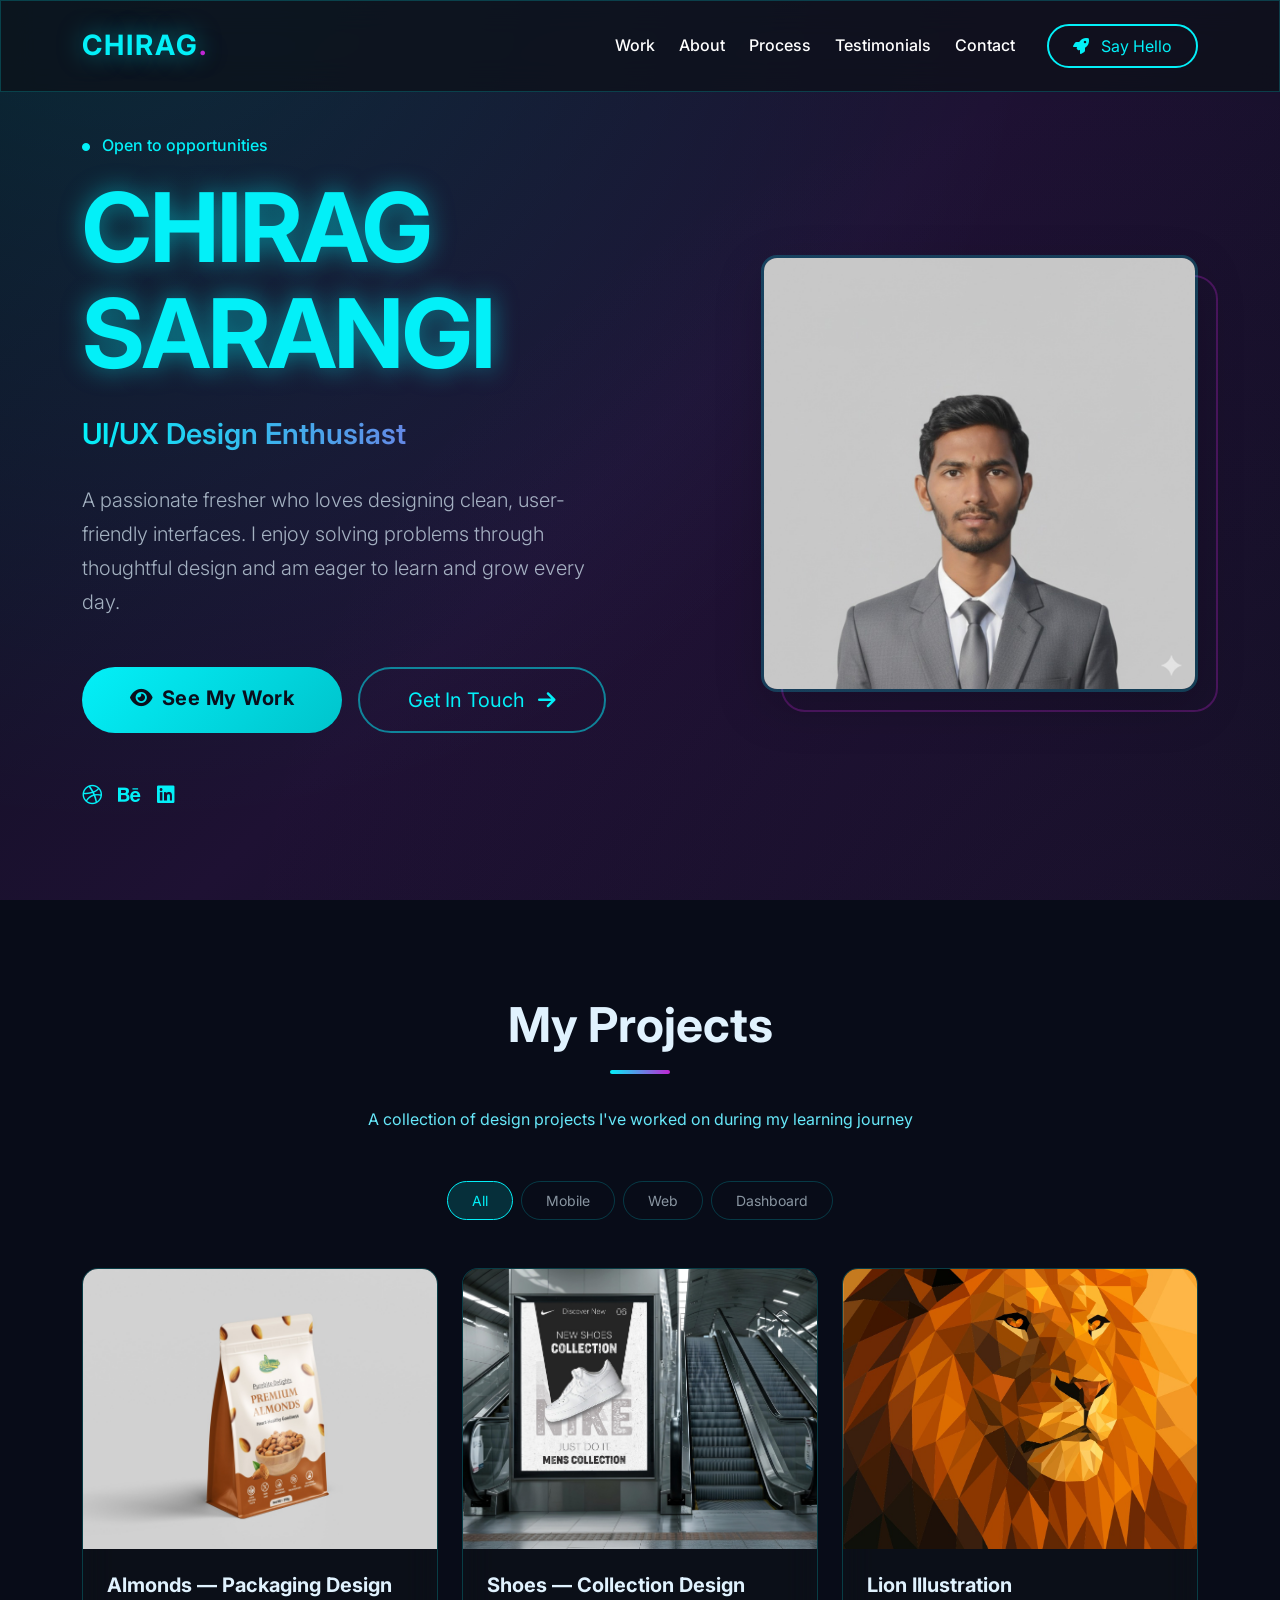
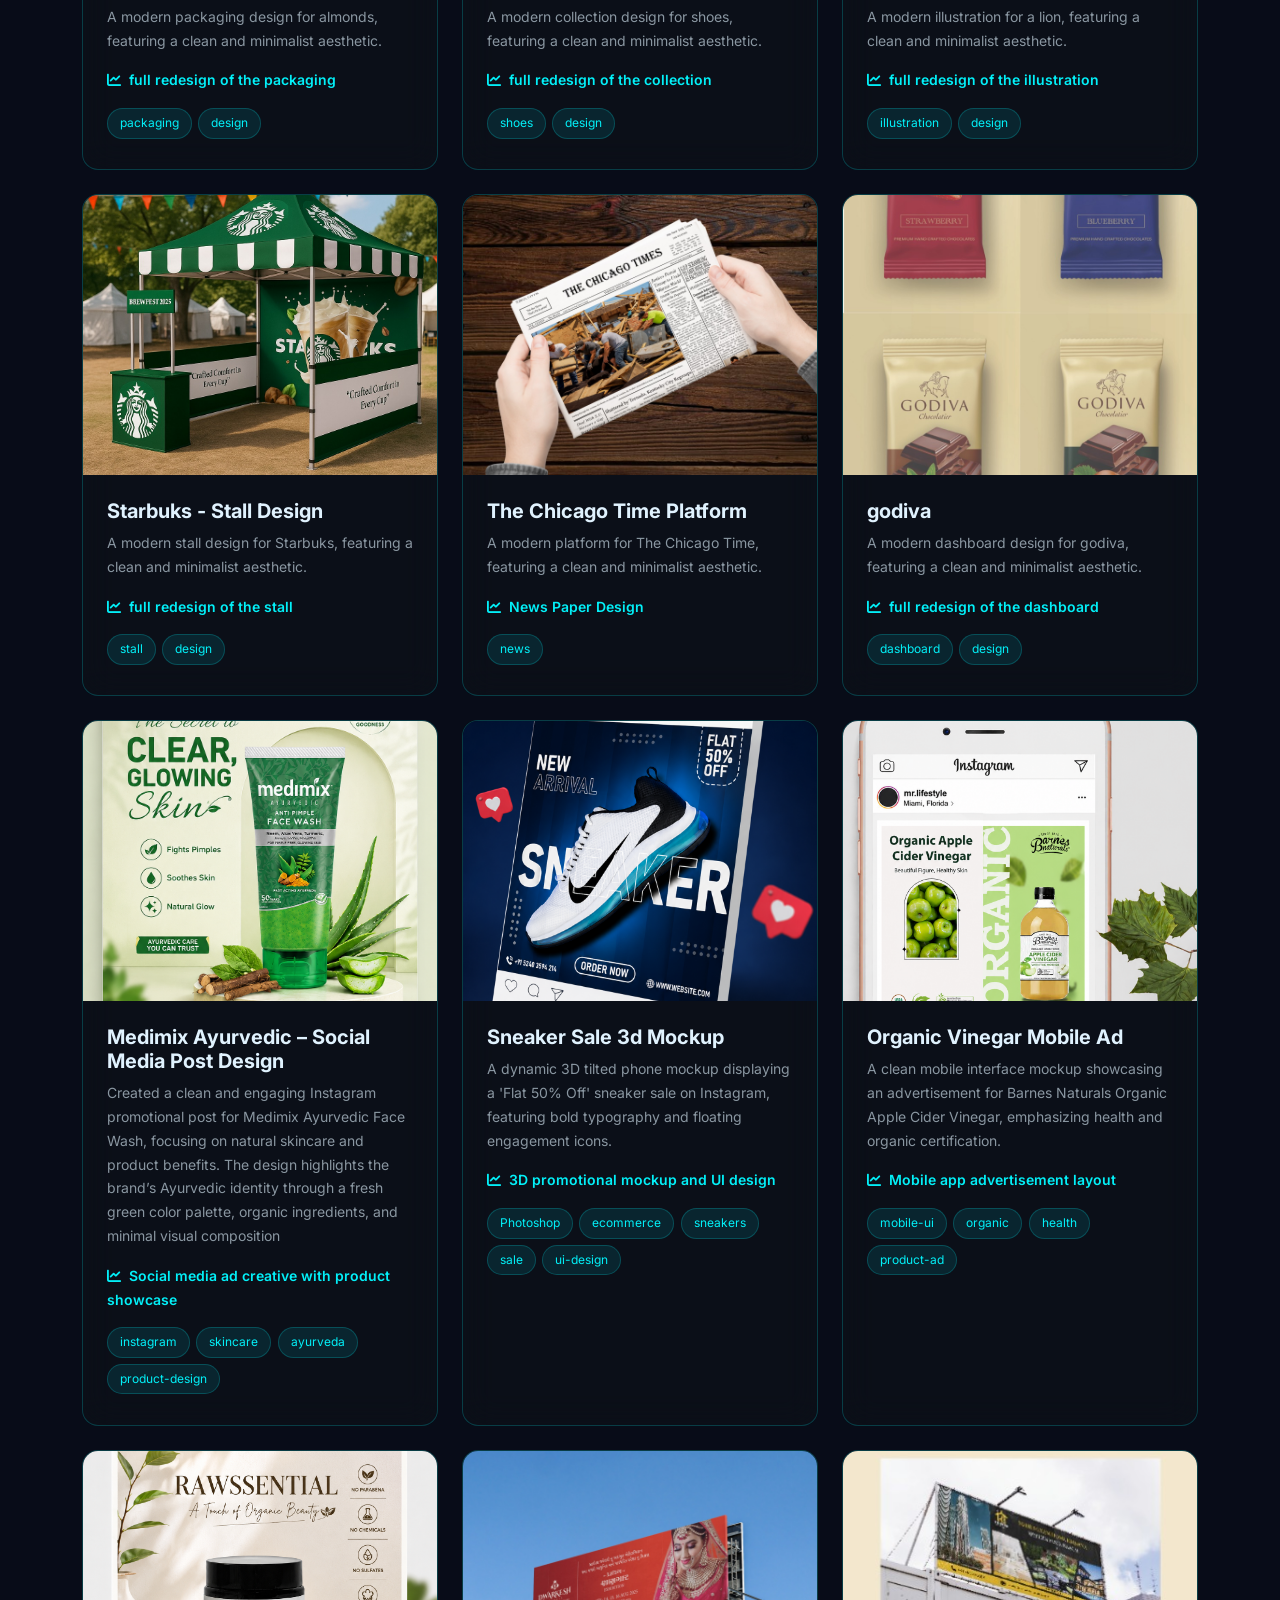
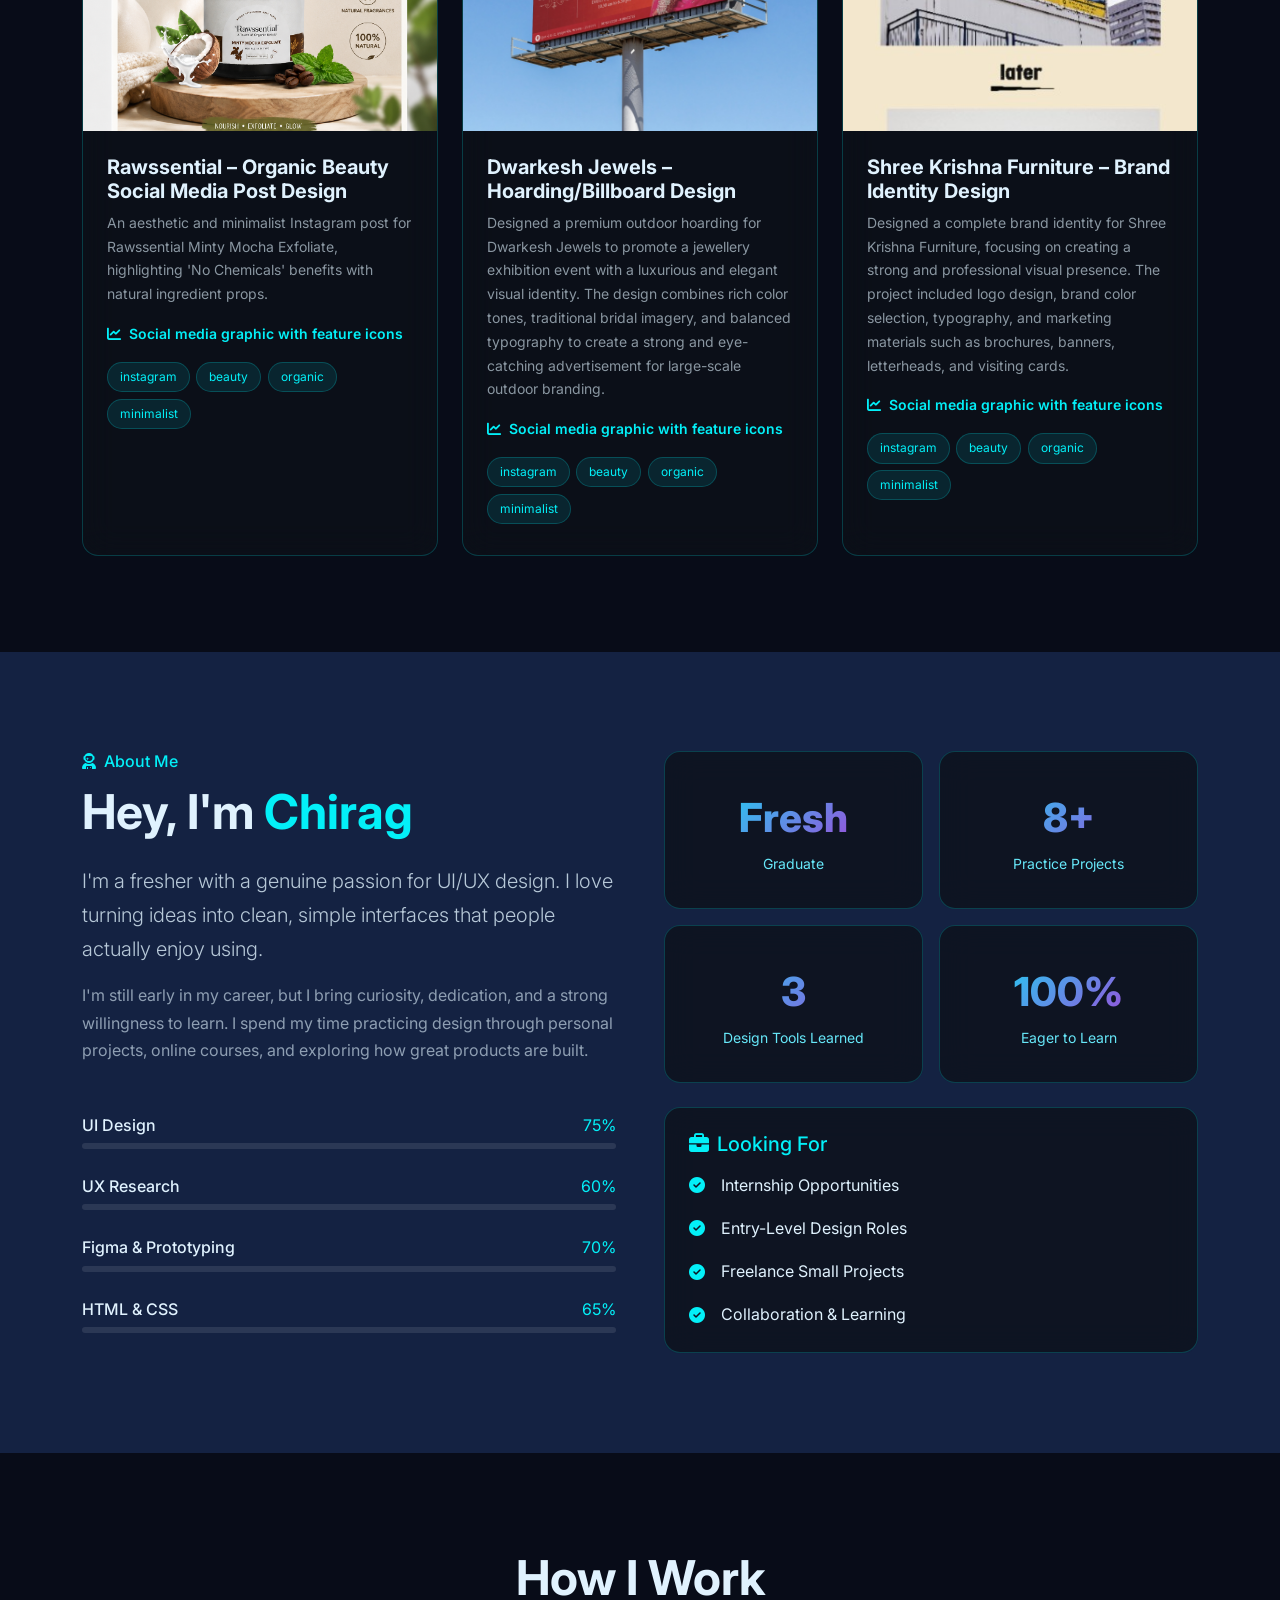
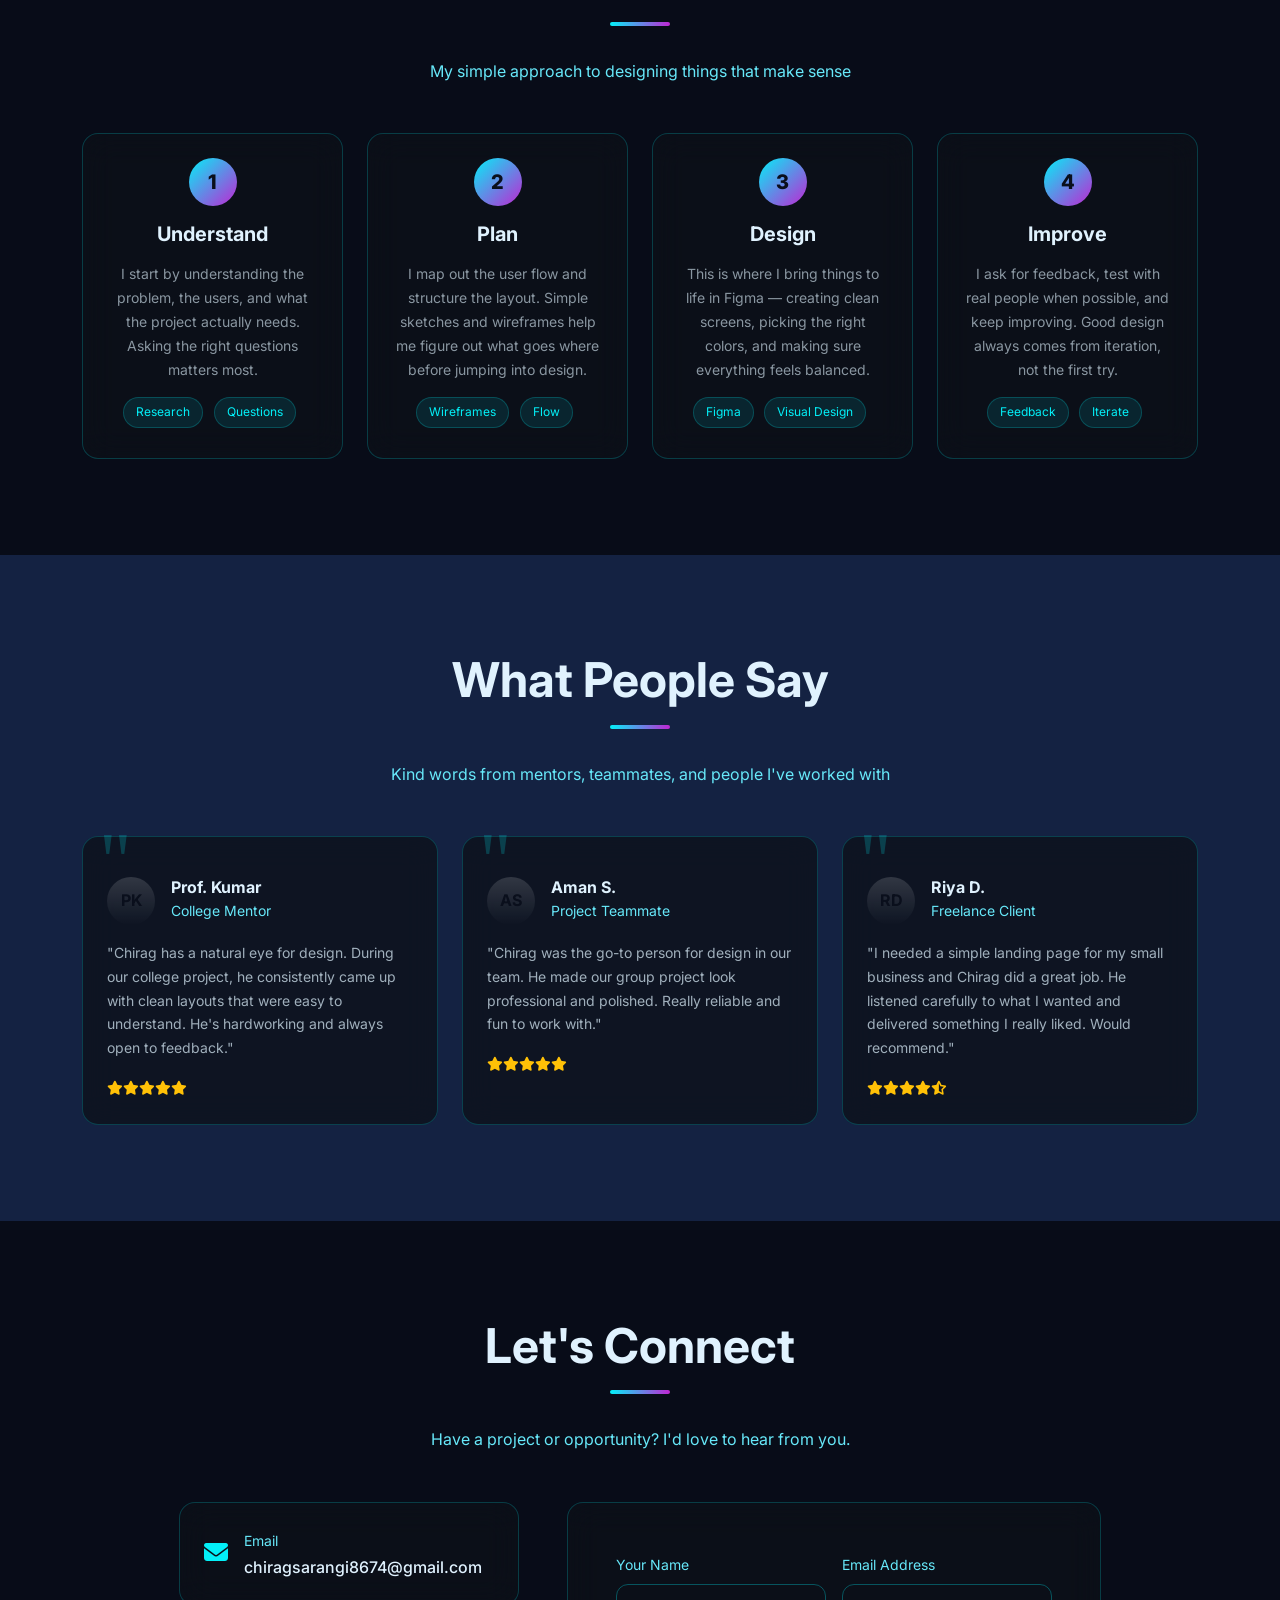
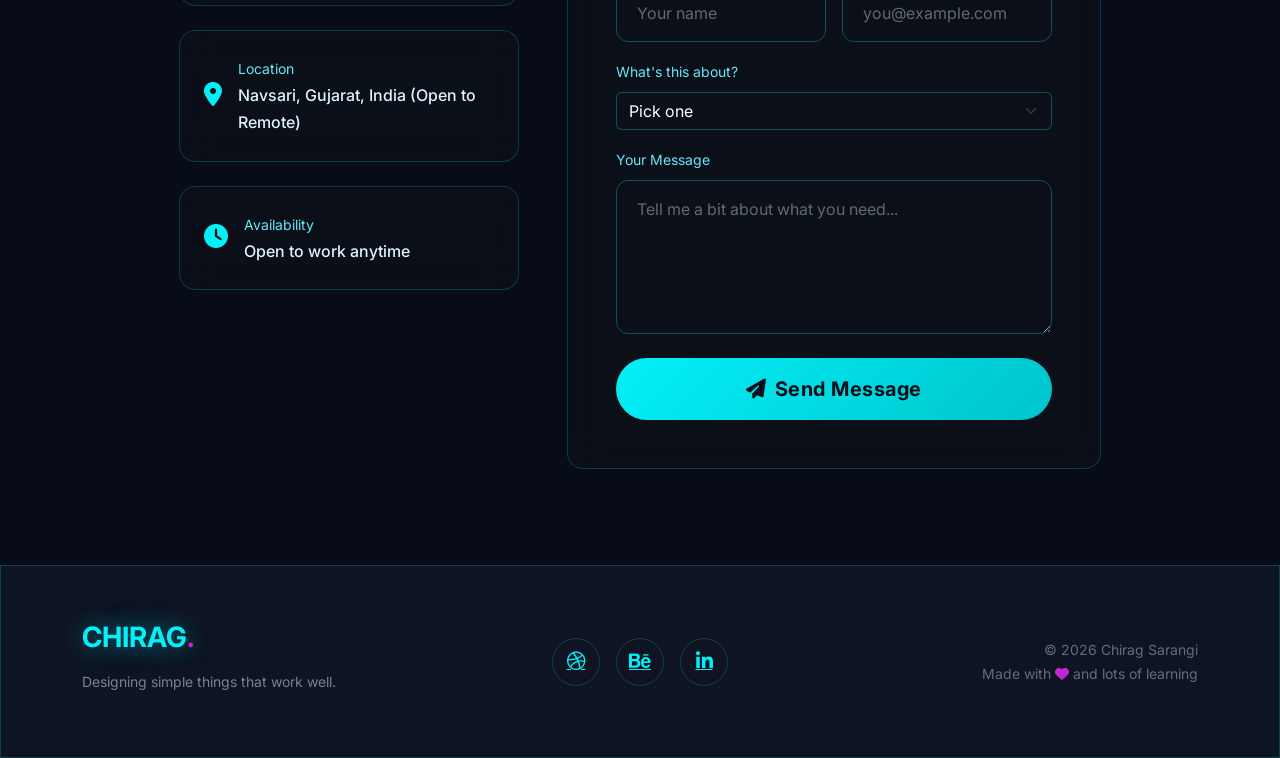
<file: Chirag Sir/index.html>
<!DOCTYPE html>
<html lang="en" class="scroll-smooth">

<head>
    <meta charset="UTF-8">
    <meta name="viewport" content="width=device-width, initial-scale=1.0">
    <title>Chirag Sarangi | UI/UX Designer</title>

    <!-- Google Font: Inter -->
    <link href="https://fonts.googleapis.com/css2?family=Inter:wght@300;400;500;600;700;800;900&display=swap"
        rel="stylesheet">

    <!-- Bootstrap 5 -->
    <link href="https://cdn.jsdelivr.net/npm/bootstrap@5.3.3/dist/css/bootstrap.min.css" rel="stylesheet">

    <!-- Font Awesome 6 -->
    <link rel="stylesheet" href="https://cdnjs.cloudflare.com/ajax/libs/font-awesome/6.6.0/css/all.min.css">

    <!-- AOS Animations -->
    <link href="https://unpkg.com/aos@2.3.1/dist/aos.css" rel="stylesheet">

    <style>
        /* ─── CSS Variables ─── */
        :root {
            --cyan: #03f0f8;
            --cyan-dark: #00c4cc;   
            --purple: #c026d3;
            --bg-primary: #142242;
            --bg-dark: #0a0f1c;
            --glass-bg: rgba(13, 17, 25, 0.75);
            --glass-border: rgba(0, 245, 255, 0.2);
        }

        /* ─── Global Reset ─── */
        * {
            margin: 0;
            padding: 0;
            box-sizing: border-box;
        }

        html {
            scroll-behavior: smooth;
        }

        body {
            font-family: 'Inter', system-ui, -apple-system, sans-serif;
            background: var(--bg-primary);
            color: #e0f2fe;
            overflow-x: hidden;
            line-height: 1.7;
        }

        ::selection {
            background: var(--cyan);
            color: var(--bg-dark);
        }

        /* ─── Scrollbar ─── */
        ::-webkit-scrollbar {
            width: 8px;
        }

        ::-webkit-scrollbar-track {
            background: var(--bg-dark);
        }

        ::-webkit-scrollbar-thumb {
            background: var(--cyan);
            border-radius: 10px;
        }

        /* ─── Utility Classes ─── */
        .neon-cyan {
            color: var(--cyan);
            text-shadow: 0 0 25px rgba(0, 245, 255, 0.5);
        }

        .text-cyan {
            color: var(--cyan) !important;
        }

        .text-cyan-300 {
            color: #67e8f9 !important;
        }

        .text-purple {
            color: var(--purple) !important;
        }

        .border-cyan {
            border-color: rgba(0, 245, 255, 0.3) !important;
        }

        .cursor-pointer {
            cursor: pointer;
        }

        /* ─── Glass Effect ─── */
        .glass {
            background: var(--glass-bg);
            backdrop-filter: blur(16px);
            -webkit-backdrop-filter: blur(16px);
            border: 1px solid var(--glass-border);
        }

        /* ─── Navigation ─── */
        .navbar {
            padding: 1rem 0;
            transition: all 0.4s ease;
        }

        .navbar.scrolled {
            padding: 0.5rem 0;
            box-shadow: 0 4px 30px rgba(0, 0, 0, 0.5);
        }

        .navbar-brand {
            font-size: 1.75rem !important;
            letter-spacing: 2px;
        }

        .nav-link {
            position: relative;
            transition: all 0.4s;
            padding: 0.5rem 0 !important;
        }

        .nav-link::after {
            content: '';
            position: absolute;
            width: 0;
            height: 2px;
            bottom: 0;
            left: 0;
            background: linear-gradient(to right, var(--cyan), var(--purple));
            transition: width 0.4s ease;
        }

        .nav-link:hover {
            color: var(--cyan) !important;
        }

        .nav-link:hover::after {
            width: 100%;
        }

        /* Custom toggler for dark bg */
        .navbar-toggler {
            border-color: var(--glass-border);
            padding: 0.4rem 0.6rem;
        }

        .navbar-toggler-icon {
            background-image: url("data:image/svg+xml,%3csvg xmlns='http://www.w3.org/2000/svg' viewBox='0 0 30 30'%3e%3cpath stroke='rgba(0, 245, 255, 0.9)' stroke-linecap='round' stroke-miterlimit='10' stroke-width='2' d='M4 7h22M4 15h22M4 23h22'/%3e%3c/svg%3e") !important;
        }

        .btn-outline-cyan {
            border: 2px solid var(--cyan);
            color: var(--cyan);
            transition: all 0.3s ease;
        }

        .btn-outline-cyan:hover {
            background: var(--cyan);
            color: var(--bg-dark);
            box-shadow: 0 0 25px rgba(0, 245, 255, 0.4);
        }

        /* ─── Hero ─── */
        .hero-bg {
            background: linear-gradient(135deg, #0a0f1c 0%, #1e1133 50%, #0a0f1c 100%);
            position: relative;
            overflow: hidden;
            min-height: 100vh;
        }

        .hero-bg::before {
            content: '';
            position: absolute;
            top: -50%;
            left: -50%;
            width: 200%;
            height: 200%;
            background:
                radial-gradient(circle at 30% 20%, rgba(0, 245, 255, 0.12) 0%, transparent 40%),
                radial-gradient(circle at 70% 80%, rgba(192, 38, 211, 0.08) 0%, transparent 40%);
            animation: heroPulse 15s infinite alternate ease-in-out;
        }

        @keyframes heroPulse {
            0% {
                opacity: 0.6;
                transform: rotate(0deg);
            }

            100% {
                opacity: 1;
                transform: rotate(5deg);
            }
        }

        .hero-title {
            font-size: clamp(3rem, 8vw, 6rem);
            line-height: 1.1;
            letter-spacing: -2px;
        }

        .hero-subtitle {
            font-size: clamp(1.2rem, 3vw, 1.8rem);
            background: linear-gradient(90deg, var(--cyan), var(--purple));
            -webkit-background-clip: text;
            -webkit-text-fill-color: transparent;
            background-clip: text;
        }

        .hero-image {
            position: relative;
        }

        .hero-image img {
            border: 3px solid var(--glass-border);
            transition: all 0.5s ease;
        }

        .hero-image img:hover {
            border-color: var(--cyan);
            box-shadow: 0 0 50px rgba(0, 245, 255, 0.3);
        }

        .hero-image::after {
            content: '';
            position: absolute;
            top: 20px;
            left: 20px;
            right: -20px;
            bottom: -20px;
            border: 2px solid rgba(192, 38, 211, 0.3);
            border-radius: 1.5rem;
            z-index: -1;
        }

        /* ─── Buttons ─── */
        .btn-cyan {
            background: linear-gradient(135deg, var(--cyan), var(--cyan-dark));
            color: var(--bg-dark);
            font-weight: 700;
            border: none;
            transition: all 0.4s ease;
            letter-spacing: 0.5px;
        }

        .btn-cyan:hover {
            transform: translateY(-3px);
            box-shadow: 0 10px 40px rgba(0, 245, 255, 0.4);
            color: var(--bg-dark);
        }

        .btn-ghost {
            border: 2px solid rgba(0, 245, 255, 0.5);
            color: var(--cyan);
            transition: all 0.4s ease;
        }

        .btn-ghost:hover {
            background: rgba(0, 245, 255, 0.1);
            border-color: var(--cyan);
            color: var(--cyan);
            transform: translateY(-3px);
        }

        /* ─── Section Headings ─── */
        .section-heading {
            position: relative;
            display: inline-block;
        }

        .section-heading::after {
            content: '';
            display: block;
            width: 60px;
            height: 4px;
            background: linear-gradient(to right, var(--cyan), var(--purple));
            margin: 1rem auto 0;
            border-radius: 2px;
        }

        /* ─── Project Cards ─── */
        .project-card {
            transition: all 0.5s cubic-bezier(0.4, 0, 0.2, 1);
            overflow: hidden;
            cursor: pointer;
        }

        .project-card:hover {
            transform: translateY(-15px) scale(1.02);
            box-shadow: 0 20px 60px rgba(0, 245, 255, 0.25);
            border-color: rgba(0, 245, 255, 0.5);
        }

        .project-card .card-img {
            height: 280px;
            object-fit: cover;
            transition: transform 0.6s ease;
        }

        .project-card:hover .card-img {
            transform: scale(1.08);
        }

        .project-card .card-img-wrapper {
            overflow: hidden;
            position: relative;
        }

        .project-card .card-img-wrapper::after {
            content: '';
            position: absolute;
            inset: 0;
            background: linear-gradient(to bottom, transparent 50%, rgba(10, 15, 28, 0.9));
            opacity: 0;
            transition: opacity 0.4s ease;
        }

        .project-card:hover .card-img-wrapper::after {
            opacity: 1;
        }

        .project-tag {
            display: inline-block;
            padding: 0.25rem 0.75rem;
            font-size: 0.75rem;
            border-radius: 50px;
            background: rgba(0, 245, 255, 0.1);
            color: var(--cyan);
            border: 1px solid rgba(0, 245, 255, 0.2);
            margin-right: 0.4rem;
            margin-bottom: 0.4rem;
        }

        /* ─── About Section ─── */
        .skill-bar {
            height: 6px;
            background: rgba(255, 255, 255, 0.1);
            border-radius: 3px;
            overflow: hidden;
            margin-bottom: 1.5rem;
        }

        .skill-fill {
            height: 100%;
            border-radius: 3px;
            background: linear-gradient(90deg, var(--cyan), var(--purple));
            transition: width 1.5s ease;
        }

        .stat-card {
            text-align: center;
            padding: 2rem 1rem;
        }

        .stat-number {
            font-size: 2.5rem;
            font-weight: 800;
            background: linear-gradient(135deg, var(--cyan), var(--purple));
            -webkit-background-clip: text;
            -webkit-text-fill-color: transparent;
            background-clip: text;
        }

        /* ─── Process Section ─── */
        .process-step {
            position: relative;
            padding-left: 2rem;
        }

        .process-step::before {
            content: '';
            position: absolute;
            left: 0;
            top: 0;
            bottom: 0;
            width: 3px;
            background: linear-gradient(to bottom, var(--cyan), var(--purple));
            border-radius: 3px;
        }

        .step-number {
            display: inline-flex;
            align-items: center;
            justify-content: center;
            width: 48px;
            height: 48px;
            border-radius: 50%;
            background: linear-gradient(135deg, var(--cyan), var(--purple));
            color: var(--bg-dark);
            font-weight: 800;
            font-size: 1.25rem;
            margin-bottom: 1rem;
        }

        /* ─── Testimonials ─── */
        .testimonial-card {
            position: relative;
        }

        .testimonial-card::before {
            content: '"';
            font-size: 5rem;
            color: var(--cyan);
            opacity: 0.2;
            position: absolute;
            top: -1rem;
            left: 1rem;
            font-family: Georgia, serif;
            line-height: 1;
        }

        /* ─── Contact Form ─── */
        .form-control {
            padding: 1rem 1.25rem;
            border-radius: 12px;
            transition: all 0.3s ease;
        }

        .form-control:focus {
            border-color: var(--cyan);
            box-shadow: 0 0 0 0.2rem rgba(0, 245, 255, 0.15);
            background: rgba(0, 245, 255, 0.03);
        }

        .form-control::placeholder {
            color: rgba(224, 242, 254, 0.4);
        }

        /* ─── Footer ─── */
        .footer-social a {
            display: inline-flex;
            align-items: center;
            justify-content: center;
            width: 48px;
            height: 48px;
            border-radius: 50%;
            border: 1px solid var(--glass-border);
            color: var(--cyan);
            transition: all 0.3s ease;
            font-size: 1.2rem;
        }

        .footer-social a:hover {
            background: var(--cyan);
            color: var(--bg-dark);
            transform: translateY(-5px);
            box-shadow: 0 10px 25px rgba(0, 245, 255, 0.3);
        }

        /* ─── Floating Particles ─── */
        .particles {
            position: fixed;
            top: 0;
            left: 0;
            width: 100%;
            height: 100%;
            pointer-events: none;
            z-index: 0;
            overflow: hidden;
        }

        .particle {
            position: absolute;
            width: 3px;
            height: 3px;
            background: var(--cyan);
            border-radius: 50%;
            opacity: 0;
            animation: float linear infinite;
        }

        @keyframes float {
            0% {
                opacity: 0;
                transform: translateY(100vh) scale(0);
            }

            10% {
                opacity: 0.6;
            }

            90% {
                opacity: 0.6;
            }

            100% {
                opacity: 0;
                transform: translateY(-20vh) scale(1);
            }
        }

        /* ─── Back to Top ─── */
        .back-to-top {
            position: fixed;
            bottom: 2rem;
            right: 2rem;
            width: 50px;
            height: 50px;
            border-radius: 50%;
            background: linear-gradient(135deg, var(--cyan), var(--purple));
            color: var(--bg-dark);
            display: flex;
            align-items: center;
            justify-content: center;
            font-size: 1.2rem;
            opacity: 0;
            visibility: hidden;
            transition: all 0.4s ease;
            z-index: 1000;
            border: none;
            cursor: pointer;
            box-shadow: 0 4px 20px rgba(0, 245, 255, 0.3);
        }

        .back-to-top.visible {
            opacity: 1;
            visibility: visible;
        }

        .back-to-top:hover {
            transform: translateY(-5px);
            box-shadow: 0 8px 30px rgba(0, 245, 255, 0.5);
        }

        /* ─── Modal ─── */
        .modal-content {
            border-radius: 1.5rem;
            overflow: hidden;
        }

        /* ─── Responsive ─── */
        @media (max-width: 991px) {
            .navbar-collapse {
                background: rgba(10, 15, 28, 0.95);
                backdrop-filter: blur(20px);
                border-radius: 1rem;
                padding: 1.5rem;
                margin-top: 1rem;
                border: 1px solid var(--glass-border);
            }

            .hero-image::after {
                display: none;
            }
        }

        @media (max-width: 767px) {
            .hero-title {
                font-size: 2.8rem;
            }

            .stat-number {
                font-size: 2rem;
            }
        }
    </style>
</head>

<body>

    <!-- Floating Particles -->
    <div class="particles" id="particles"></div>

    <!-- Back to Top Button -->
    <button class="back-to-top" id="backToTop" onclick="window.scrollTo({top:0,behavior:'smooth'})">
        <i class="fas fa-chevron-up"></i>
    </button>
    <!-- ────────────────────────────────────────────── -->
    <!-- Navigation                                     -->
    <!-- ────────────────────────────────────────────── -->
    <nav class="navbar navbar-expand-lg fixed-top glass" id="mainNav">
        <div class="container">
            <a class="navbar-brand fw-bold neon-cyan" href="#">CHIRAG<span class="text-purple">.</span></a>
            <button class="navbar-toggler" type="button" data-bs-toggle="collapse" data-bs-target="#navbarNav"
                aria-controls="navbarNav" aria-expanded="false" aria-label="Toggle navigation">
                <span class="navbar-toggler-icon"></span>
            </button>
            <div class="collapse navbar-collapse" id="navbarNav">
                <ul class="navbar-nav ms-auto align-items-lg-center gap-lg-4 gap-2">
                    <li class="nav-item"><a class="nav-link text-white fw-medium" href="#work">Work</a></li>
                    <li class="nav-item"><a class="nav-link text-white fw-medium" href="#about">About</a></li>
                    <li class="nav-item"><a class="nav-link text-white fw-medium" href="#process">Process</a></li>
                    <li class="nav-item"><a class="nav-link text-white fw-medium" href="#testimonials">Testimonials</a>
                    </li>
                    <li class="nav-item"><a class="nav-link text-white fw-medium" href="#contact">Contact</a></li>
                    <li class="nav-item ms-lg-2">
                        <a href="#contact" class="btn btn-outline-cyan rounded-pill px-4 py-2">
                            <i class="fas fa-rocket me-2"></i>
                            Say Hello
                        </a>
                    </li>
                </ul>
            </div>
        </div>
    </nav>

    <!-- ────────────────────────────────────────────── -->
    <!-- Hero Section                                   -->
    <!-- ────────────────────────────────────────────── -->
    <section class="hero-bg d-flex align-items-center pt-5" id="hero">
        <div class="container position-relative" style="z-index: 1;">
            <div class="row align-items-center g-5">
                <div class="col-lg-7" data-aos="fade-right" data-aos-delay="200">
                    <p class="text-cyan mb-3 fw-medium">
                        <i class="fas fa-circle me-2" style="font-size: 0.5rem; vertical-align: middle;"></i>
                        Open to opportunities
                    </p>
                    <h1 class="hero-title fw-bold mb-4 neon-cyan">CHIRAG<br>SARANGI</h1>
                    <p class="hero-subtitle fw-semibold mb-4">UI/UX Design Enthusiast</p>
                    <p class="lead mb-5" style="color: rgba(224, 242, 254, 0.7); max-width: 520px;">
                        A passionate fresher who loves designing clean, user-friendly interfaces. I enjoy solving
                        problems through thoughtful design and am eager to learn and grow every day.
                    </p>
                    <div class="d-flex flex-wrap gap-3">
                        <a href="#work" class="btn btn-cyan btn-lg rounded-pill px-5 py-3">
                            <i class="fas fa-eye me-2"></i>See My Work
                        </a>
                        <a href="#contact" class="btn btn-ghost btn-lg rounded-pill px-5 py-3">
                            Get In Touch <i class="fas fa-arrow-right ms-2"></i>
                        </a>
                    </div>

                    <!-- Social links in hero -->
                    <div class="d-flex gap-3 mt-5 mb-2" data-aos="fade-up" data-aos-delay="600">
                        <a href="#" class="text-cyan text-decoration-none" title="Dribbble">
                            <i class="fab fa-dribbble fa-lg"></i>
                        </a>
                        <a href="#" class="text-cyan text-decoration-none" title="Behance">
                            <i class="fab fa-behance fa-lg"></i>
                        </a>
                        <a href="#" class="text-cyan text-decoration-none" title="LinkedIn">
                            <i class="fab fa-linkedin fa-lg"></i>
                        </a>
                    </div>
                </div>
                <div class="col-lg-5 text-center" data-aos="fade-left" data-aos-delay="400">
                    <div class="hero-image">
                        <!-- Replace with real photo -->
                        <img src="./assets/images/ChiragSarangi.jpeg"
                            class="img-fluid rounded-4 shadow-lg object-fit-cover img-height"
                            alt="Chirag Sarangi — UI/UX Designer" loading="lazy">
                    </div>
                </div>
            </div>
        </div>
    </section>

    <!-- ────────────────────────────────────────────── -->
    <!-- Work / Projects                                -->
    <!-- ────────────────────────────────────────────── -->
    <section id="work" class="py-5" style="background: #080c18;">
        <div class="container py-5">
            <div class="text-center mb-5" data-aos="fade-up">
                <h2 class="display-5 fw-bold section-heading">My Projects</h2>
                <p class="text-cyan-300 mt-4">
                    A collection of design projects I've worked on during my learning journey
                </p>
            </div>

            <!-- Filter Buttons -->
            <div class="d-flex flex-wrap justify-content-center gap-2 mb-5" data-aos="fade-up" data-aos-delay="100">
                <button class="btn btn-sm rounded-pill px-4 py-2 filter-btn active" data-filter="all"
                    onclick="filterProjects('all', this)">All</button>
                <button class="btn btn-sm rounded-pill px-4 py-2 filter-btn" data-filter="mobile"
                    onclick="filterProjects('mobile', this)">Mobile</button>
                <button class="btn btn-sm rounded-pill px-4 py-2 filter-btn" data-filter="web"
                    onclick="filterProjects('web', this)">Web</button>
                <button class="btn btn-sm rounded-pill px-4 py-2 filter-btn" data-filter="dashboard"
                    onclick="filterProjects('dashboard', this)">Dashboard</button>
            </div>

            <div class="row g-4" id="projects-container">
                <!-- Populated by JS -->
            </div>
        </div>
    </section>

    <!-- ────────────────────────────────────────────── -->
    <!-- About Section                                  -->
    <!-- ────────────────────────────────────────────── -->
    <section id="about" class="py-5">
        <div class="container py-5">
            <div class="row align-items-center g-5">
                <div class="col-lg-6" data-aos="fade-right">
                    <p class="text-cyan fw-medium mb-2"><i class="fas fa-user-astronaut me-2"></i>About Me</p>
                    <h2 class="display-5 fw-bold mb-4">Hey, I'm <span class="text-cyan">Chirag</span></h2>
                    <p class="lead" style="color: rgba(224, 242, 254, 0.8);">
                        I'm a fresher with a genuine passion for UI/UX design. I love turning ideas into clean,
                        simple interfaces that people actually enjoy using.
                    </p>
                    <p style="color: rgba(224, 242, 254, 0.6);">
                        I'm still early in my career, but I bring curiosity, dedication, and a strong willingness to
                        learn. I spend my time practicing design through personal projects, online courses, and
                        exploring how great products are built.
                    </p>

                    <!-- Skills -->
                    <div class="mt-5">
                        <div class="mb-3">
                            <div class="d-flex justify-content-between mb-1">
                                <span class="fw-medium">UI Design</span>
                                <span class="text-cyan">75%</span>
                            </div>
                            <div class="skill-bar">
                                <div class="skill-fill" data-width="75" style="width: 0%;"></div>
                            </div>
                        </div>
                        <div class="mb-3">
                            <div class="d-flex justify-content-between mb-1">
                                <span class="fw-medium">UX Research</span>
                                <span class="text-cyan">60%</span>
                            </div>
                            <div class="skill-bar">
                                <div class="skill-fill" data-width="60" style="width: 0%;"></div>
                            </div>
                        </div>
                        <div class="mb-3">
                            <div class="d-flex justify-content-between mb-1">
                                <span class="fw-medium">Figma & Prototyping</span>
                                <span class="text-cyan">70%</span>
                            </div>
                            <div class="skill-bar">
                                <div class="skill-fill" data-width="70" style="width: 0%;"></div>
                            </div>
                        </div>
                        <div class="mb-3">
                            <div class="d-flex justify-content-between mb-1">
                                <span class="fw-medium">HTML & CSS</span>
                                <span class="text-cyan">65%</span>
                            </div>
                            <div class="skill-bar">
                                <div class="skill-fill" data-width="65" style="width: 0%;"></div>
                            </div>
                        </div>
                    </div>
                </div>

                <div class="col-lg-6" data-aos="fade-left">
                    <!-- Stats Grid -->
                    <div class="row g-3 mb-4">
                        <div class="col-6">
                            <div class="glass rounded-4 stat-card">
                                <div class="stat-number">Fresh</div>
                                <p class="text-cyan-300 mb-0 small">Graduate</p>
                            </div>
                        </div>
                        <div class="col-6">
                            <div class="glass rounded-4 stat-card">
                                <div class="stat-number">8+</div>
                                <p class="text-cyan-300 mb-0 small">Practice Projects</p>
                            </div>
                        </div>
                        <div class="col-6">
                            <div class="glass rounded-4 stat-card">
                                <div class="stat-number">3</div>
                                <p class="text-cyan-300 mb-0 small">Design Tools Learned</p>
                            </div>
                        </div>
                        <div class="col-6">
                            <div class="glass rounded-4 stat-card">
                                <div class="stat-number">100%</div>
                                <p class="text-cyan-300 mb-0 small">Eager to Learn</p>
                            </div>
                        </div>
                    </div>

                    <!-- Currently Open For -->
                    <div class="glass p-4 rounded-4" data-aos="fade-up" data-aos-delay="200">
                        <h5 class="text-cyan mb-3"><i class="fas fa-briefcase me-2"></i>Looking For</h5>
                        <ul class="list-unstyled mb-0">
                            <li class="mb-3 d-flex align-items-center">
                                <i class="fas fa-check-circle text-cyan me-3"></i>
                                Internship Opportunities
                            </li>
                            <li class="mb-3 d-flex align-items-center">
                                <i class="fas fa-check-circle text-cyan me-3"></i>
                                Entry-Level Design Roles
                            </li>
                            <li class="mb-3 d-flex align-items-center">
                                <i class="fas fa-check-circle text-cyan me-3"></i>
                                Freelance Small Projects
                            </li>
                            <li class="d-flex align-items-center">
                                <i class="fas fa-check-circle text-cyan me-3"></i>
                                Collaboration &amp; Learning
                            </li>
                        </ul>
                    </div>
                </div>
            </div>
        </div>
    </section>

    <!-- ────────────────────────────────────────────── -->
    <!-- Process Section                                -->
    <!-- ────────────────────────────────────────────── -->
    <section id="process" class="py-5" style="background: #080c18;">
        <div class="container py-5">
            <div class="text-center mb-5" data-aos="fade-up">
                <h2 class="display-5 fw-bold section-heading">How I Work</h2>
                <p class="text-cyan-300 mt-4">My simple approach to designing things that make sense</p>
            </div>
            <div class="row g-4">
                <div class="col-md-6 col-lg-3" data-aos="fade-up" data-aos-delay="0">
                    <div class="glass p-4 rounded-4 h-100 text-center">
                        <div class="step-number mx-auto">1</div>
                        <h5 class="fw-bold mb-3">Understand</h5>
                        <p class="small" style="color: rgba(224, 242, 254, 0.6);">
                            I start by understanding the problem, the users, and what the project actually needs. Asking
                            the right questions matters most.
                        </p>
                        <div class="mt-3">
                            <span class="project-tag">Research</span>
                            <span class="project-tag">Questions</span>
                        </div>
                    </div>
                </div>
                <div class="col-md-6 col-lg-3" data-aos="fade-up" data-aos-delay="100">
                    <div class="glass p-4 rounded-4 h-100 text-center">
                        <div class="step-number mx-auto">2</div>
                        <h5 class="fw-bold mb-3">Plan</h5>
                        <p class="small" style="color: rgba(224, 242, 254, 0.6);">
                            I map out the user flow and structure the layout. Simple sketches and wireframes help me
                            figure out what goes where before jumping into design.
                        </p>
                        <div class="mt-3">
                            <span class="project-tag">Wireframes</span>
                            <span class="project-tag">Flow</span>
                        </div>
                    </div>
                </div>
                <div class="col-md-6 col-lg-3" data-aos="fade-up" data-aos-delay="200">
                    <div class="glass p-4 rounded-4 h-100 text-center">
                        <div class="step-number mx-auto">3</div>
                        <h5 class="fw-bold mb-3">Design</h5>
                        <p class="small" style="color: rgba(224, 242, 254, 0.6);">
                            This is where I bring things to life in Figma — creating clean screens, picking the right
                            colors, and making sure everything feels balanced.
                        </p>
                        <div class="mt-3">
                            <span class="project-tag">Figma</span>
                            <span class="project-tag">Visual Design</span>
                        </div>
                    </div>
                </div>
                <div class="col-md-6 col-lg-3" data-aos="fade-up" data-aos-delay="300">
                    <div class="glass p-4 rounded-4 h-100 text-center">
                        <div class="step-number mx-auto">4</div>
                        <h5 class="fw-bold mb-3">Improve</h5>
                        <p class="small" style="color: rgba(224, 242, 254, 0.6);">
                            I ask for feedback, test with real people when possible, and keep improving. Good design
                            always comes from iteration, not the first try.
                        </p>
                        <div class="mt-3">
                            <span class="project-tag">Feedback</span>
                            <span class="project-tag">Iterate</span>
                        </div>
                    </div>
                </div>
            </div>
        </div>
    </section>

    <!-- ────────────────────────────────────────────── -->
    <!-- Testimonials Section                           -->
    <!-- ────────────────────────────────────────────── -->
    <section id="testimonials" class="py-5">
        <div class="container py-5">
            <div class="text-center mb-5" data-aos="fade-up">
                <h2 class="display-5 fw-bold section-heading">What People Say</h2>
                <p class="text-cyan-300 mt-4">Kind words from mentors, teammates, and people I've worked with</p>
            </div>
            <div class="row g-4">
                <div class="col-md-4" data-aos="fade-up" data-aos-delay="0">
                    <div class="glass p-4 rounded-4 h-100 testimonial-card">
                        <div class="d-flex align-items-center mb-3 mt-3">
                            <div class="rounded-circle bg-gradient d-flex align-items-center justify-content-center me-3"
                                style="width:48px;height:48px;background:linear-gradient(135deg,var(--cyan),var(--purple));">
                                <span class="fw-bold" style="color:var(--bg-dark);">PK</span>
                            </div>
                            <div>
                                <h6 class="mb-0 fw-bold">Prof. Kumar</h6>
                                <small class="text-cyan-300">College Mentor</small>
                            </div>
                        </div>
                        <p class="small" style="color: rgba(224, 242, 254, 0.7);">
                            "Chirag has a natural eye for design. During our college project, he consistently came up
                            with clean layouts that were easy to understand. He's hardworking and always open to
                            feedback."
                        </p>
                        <div class="text-warning small">
                            <i class="fas fa-star"></i><i class="fas fa-star"></i><i class="fas fa-star"></i><i
                                class="fas fa-star"></i><i class="fas fa-star"></i>
                        </div>
                    </div>
                </div>
                <div class="col-md-4" data-aos="fade-up" data-aos-delay="100">
                    <div class="glass p-4 rounded-4 h-100 testimonial-card">
                        <div class="d-flex align-items-center mb-3 mt-3">
                            <div class="rounded-circle bg-gradient d-flex align-items-center justify-content-center me-3"
                                style="width:48px;height:48px;background:linear-gradient(135deg,var(--cyan),var(--purple));">
                                <span class="fw-bold" style="color:var(--bg-dark);">AS</span>
                            </div>
                            <div>
                                <h6 class="mb-0 fw-bold">Aman S.</h6>
                                <small class="text-cyan-300">Project Teammate</small>
                            </div>
                        </div>
                        <p class="small" style="color: rgba(224, 242, 254, 0.7);">
                            "Chirag was the go-to person for design in our team. He made our group project look
                            professional and polished. Really reliable and fun to work with."
                        </p>
                        <div class="text-warning small">
                            <i class="fas fa-star"></i><i class="fas fa-star"></i><i class="fas fa-star"></i><i
                                class="fas fa-star"></i><i class="fas fa-star"></i>
                        </div>
                    </div>
                </div>
                <div class="col-md-4" data-aos="fade-up" data-aos-delay="200">
                    <div class="glass p-4 rounded-4 h-100 testimonial-card">
                        <div class="d-flex align-items-center mb-3 mt-3">
                            <div class="rounded-circle bg-gradient d-flex align-items-center justify-content-center me-3"
                                style="width:48px;height:48px;background:linear-gradient(135deg,var(--cyan),var(--purple));">
                                <span class="fw-bold" style="color:var(--bg-dark);">RD</span>
                            </div>
                            <div>
                                <h6 class="mb-0 fw-bold">Riya D.</h6>
                                <small class="text-cyan-300">Freelance Client</small>
                            </div>
                        </div>
                        <p class="small" style="color: rgba(224, 242, 254, 0.7);">
                            "I needed a simple landing page for my small business and Chirag did a great job. He
                            listened carefully to what I wanted and delivered something I really liked. Would
                            recommend."
                        </p>
                        <div class="text-warning small">
                            <i class="fas fa-star"></i><i class="fas fa-star"></i><i class="fas fa-star"></i><i
                                class="fas fa-star"></i><i class="fas fa-star-half-alt"></i>
                        </div>
                    </div>
                </div>
            </div>
        </div>
    </section>

    <!-- ────────────────────────────────────────────── -->
    <!-- Contact Section                                -->
    <!-- ────────────────────────────────────────────── -->
    <section id="contact" class="py-5" style="background: #080c18;">
        <div class="container py-5">
            <div class="text-center mb-5" data-aos="fade-up">
                <h2 class="display-5 fw-bold section-heading">Let's Connect</h2>
                <p class="text-cyan-300 mt-4">Have a project or opportunity? I'd love to hear from you.</p>
            </div>
            <div class="row justify-content-center g-5">
                <div class="col-lg-4" data-aos="fade-right">
                    <div class="glass p-4 rounded-4 mb-4">
                        <div class="d-flex align-items-center">
                            <div class="me-3 text-cyan fs-4"><i class="fas fa-envelope"></i></div>
                            <div>
                                <small class="text-cyan-300">Email</small>
                                <p class="mb-0 fw-medium">chiragsarangi8674@gmail.com</p>
                            </div>
                        </div>
                    </div>
                    <div class="glass p-4 rounded-4 mb-4">
                        <div class="d-flex align-items-center">
                            <div class="me-3 text-cyan fs-4"><i class="fas fa-map-marker-alt"></i></div>
                            <div>
                                <small class="text-cyan-300">Location</small>
                                <p class="mb-0 fw-medium">Navsari, Gujarat, India (Open to Remote)</p>
                            </div>
                        </div>
                    </div>
                    <div class="glass p-4 rounded-4">
                        <div class="d-flex align-items-center">
                            <div class="me-3 text-cyan fs-4"><i class="fas fa-clock"></i></div>
                            <div>
                                <small class="text-cyan-300">Availability</small>
                                <p class="mb-0 fw-medium">Open to work anytime</p>
                            </div>
                        </div>
                    </div>
                </div>
                <div class="col-lg-6" data-aos="fade-left">
                    <form class="glass p-5 rounded-4" id="contactForm" onsubmit="return false;">
                        <div class="row g-3 mb-3">
                            <div class="col-md-6">
                                <label class="form-label small text-cyan-300">Your Name</label>
                                <input type="text" class="form-control bg-transparent border-cyan text-white"
                                    placeholder="Your name" required id="nameInput">
                            </div>
                            <div class="col-md-6">
                                <label class="form-label small text-cyan-300">Email Address</label>
                                <input type="email" class="form-control bg-transparent border-cyan text-white"
                                    placeholder="you@example.com" required id="emailInput">
                            </div>
                        </div>
                        <div class="mb-3">
                            <label class="form-label small text-cyan-300">What's this about?</label>
                            <select class="form-select bg-transparent border-cyan text-white" id="projectType">
                                <option value="" style="background:var(--bg-dark);">Pick one</option>
                                <option value="mobile" style="background:var(--bg-dark);">Mobile App Design</option>
                                <option value="web" style="background:var(--bg-dark);">Website Design</option>
                                <option value="dashboard" style="background:var(--bg-dark);">Dashboard Design</option>
                                <option value="internship" style="background:var(--bg-dark);">Internship / Job
                                    Opportunity</option>
                                <option value="other" style="background:var(--bg-dark);">Something Else</option>
                            </select>
                        </div>
                        <div class="mb-4">
                            <label class="form-label small text-cyan-300">Your Message</label>
                            <textarea class="form-control bg-transparent border-cyan text-white" rows="5"
                                placeholder="Tell me a bit about what you need..." required
                                id="messageInput"></textarea>
                        </div>
                        <button type="button" onclick="submitForm()"
                            class="btn btn-cyan w-100 py-3 rounded-pill fw-bold fs-5" id="submitBtn">
                            <i class="fas fa-paper-plane me-2"></i>Send Message
                        </button>
                    </form>
                </div>
            </div>
        </div>
    </section>

    <!-- ────────────────────────────────────────────── -->
    <!-- Footer                                         -->
    <!-- ────────────────────────────────────────────── -->
    <footer class="py-5 glass">
        <div class="container">
            <div class="row align-items-center g-4">
                <div class="col-md-4">
                    <a class="fs-3 fw-bold neon-cyan text-decoration-none" href="#">CHIRAG<span
                            class="text-purple">.</span></a>
                    <p class="small mt-2" style="color: rgba(224, 242, 254, 0.5);">Designing simple things that work
                        well.</p>
                </div>
                <div class="col-md-4 text-center">
                    <div class="footer-social d-flex justify-content-center gap-3">
                        <a href="https://www.dribbble.com/chiragsarangi" target="_blank" title="Dribbble"><i
                                class="fab fa-dribbble"></i></a>
                        <a href="https://www.behance.net/chiragsarangi" target="_blank" title="Behance"><i
                                class="fab fa-behance"></i></a>
                        <a href="https://www.linkedin.com/in/chirag-sarangi-46341b359/" target="_blank"
                            title="LinkedIn"><i class="fab fa-linkedin-in"></i></a>
                    </div>
                </div>
                <div class="col-md-4 text-md-end text-center">
                    <p class="small mb-0" style="color: rgba(224, 242, 254, 0.4);">
                        © 2026 Chirag Sarangi<br>Made with <i class="fas fa-heart text-purple"></i> and lots of
                        learning
                    </p>
                </div>
            </div>
        </div>
    </footer>

    <!-- ────────────────────────────────────────────── -->
    <!-- Project Modal                                  -->
    <!-- ────────────────────────────────────────────── -->
    <div class="modal fade" id="projectModal" tabindex="-1" aria-labelledby="modalTitle" aria-hidden="true">
        <div class="modal-dialog modal-xl modal-dialog-centered">
            <div class="modal-content border-0" style="background: var(--bg-primary);">
                <div class="modal-header border-0 px-4 pt-4">
                    <h4 class="modal-title fw-bold" id="modalTitle"></h4>
                    <button type="button" class="btn-close btn-close-white" data-bs-dismiss="modal"
                        aria-label="Close"></button>
                </div>
                <div class="modal-body px-4 pb-4" id="modalBody"></div>
            </div>
        </div>
    </div>

    <!-- ────────────────────────────────────────────── -->
    <!-- Scripts                                        -->
    <!-- ────────────────────────────────────────────── -->
    <script src="https://cdn.jsdelivr.net/npm/bootstrap@5.3.3/dist/js/bootstrap.bundle.min.js"></script>
    <script src="https://unpkg.com/aos@2.3.1/dist/aos.js"></script>

    <script>
        // ─── Initialize AOS ───
        AOS.init({
            duration: 900,
            once: true,
            easing: 'ease-out-cubic',
            offset: 80
        });

        // ─── Project Data ───
        const projects = [
            {
                title: "Almonds — Packaging Design",
                desc: "A modern packaging design for almonds, featuring a clean and minimalist aesthetic.",
                result: "full redesign of the packaging",
                tags: ["packaging", "design"],
                category: "package",
                img: "./assets/images/Almonds-01.png",
                tools: ["Illustrator", "Principle"]
            },
            {
                title: "Shoes — Collection Design",
                desc: "A modern collection design for shoes, featuring a clean and minimalist aesthetic.",
                result: "full redesign of the collection",
                tags: ["shoes", "design"],
                category: "shoes",
                img: "./assets/images/shoes collection.png",
                tools: ["Illustrator"]
            },
            {
                title: "Lion Illustration",
                desc: "A modern illustration for a lion, featuring a clean and minimalist aesthetic.",
                result: "full redesign of the illustration",
                tags: ["illustration", "design"],
                category: "illustration",
                img: "./assets/images/lion-illustrator.png",
                tools: ["illustration"]
            },
            {
                title: "Starbuks - Stall Design",
                desc: "A modern stall design for Starbuks, featuring a clean and minimalist aesthetic.",
                result: "full redesign of the stall",
                tags: ["stall", "design"],
                category: "stall",
                img: "./assets/images/startbuks.png",
                tools: ["Illustrator"]
            },
            {
                title: "The Chicago Time Platform",
                desc: "A modern platform for The Chicago Time, featuring a clean and minimalist aesthetic.",
                result: "News Paper Design",
                tags: ["news"],
                category: "news",
                img: "./assets/images/the-chicago-time-newspaper.png",
                tools: ["InDesign", "Principle"]
            },
            {
                title: "godiva",
                desc: "A modern dashboard design for godiva, featuring a clean and minimalist aesthetic.",
                result: "full redesign of the dashboard",
                tags: ["dashboard", "design"],
                category: "dashboard",
                img: "./assets/images/godiva.png",
                tools: ["Illustration"]
            },
            {
                title: "Medimix Ayurvedic – Social Media Post Design",
                desc: "Created a clean and engaging Instagram promotional post for Medimix Ayurvedic Face Wash, focusing on natural skincare and product benefits. The design highlights the brand’s Ayurvedic identity through a fresh green color palette, organic ingredients, and minimal visual composition",
                result: "Social media ad creative with product showcase",
                tags: ["instagram", "skincare", "ayurveda", "product-design"],
                category: "social-media",
                img: "./assets/images/image01.png",
                tools: ["Photoshop", "Photoshop", "Illustrator"]
            },
            {
                title: "Sneaker Sale 3d Mockup",
                desc: "A dynamic 3D tilted phone mockup displaying a 'Flat 50% Off' sneaker sale on Instagram, featuring bold typography and floating engagement icons.",
                result: "3D promotional mockup and UI design",
                tags: ["Photoshop", "ecommerce", "sneakers", "sale", "ui-design"],
                category: "mockup",
                img: "./assets/images/image02.png",
                tools: ["Blender", "Photoshop"]
            },
            {
                title: "Organic Vinegar Mobile Ad",
                desc: "A clean mobile interface mockup showcasing an advertisement for Barnes Naturals Organic Apple Cider Vinegar, emphasizing health and organic certification.",
                result: "Mobile app advertisement layout",
                tags: ["mobile-ui", "organic", "health", "product-ad"],
                category: "mobile-ui",
                img: "./assets/images/image03.png",
                tools: ["Photoshop"]
            },
            {
                title: "Rawssential – Organic Beauty Social Media Post Design",
                desc: "An aesthetic and minimalist Instagram post for Rawssential Minty Mocha Exfoliate, highlighting 'No Chemicals' benefits with natural ingredient props.",
                result: "Social media graphic with feature icons",
                tags: ["instagram", "beauty", "organic", "minimalist"],
                category: "social-media",
                img: "./assets/images/image04.png",
                tools: ["Photoshop"]
                
            },
            {
                title: "Dwarkesh Jewels – Hoarding/Billboard Design",
                desc: "Designed a premium outdoor hoarding for Dwarkesh Jewels to promote a jewellery exhibition event with a luxurious and elegant visual identity. The design combines rich color tones, traditional bridal imagery, and balanced typography to create a strong and eye-catching advertisement for large-scale outdoor branding.",
                result: "Social media graphic with feature icons",
                tags: ["instagram", "beauty", "organic", "minimalist"],
                category: "social-media",
                img: "./assets/images/image05.png",
                tools: ["Photoshop"]
                
            },
            {
                title: "Shree Krishna Furniture – Brand Identity Design",
                desc: "Designed a complete brand identity for Shree Krishna Furniture, focusing on creating a strong and professional visual presence. The project included logo design, brand color selection, typography, and marketing materials such as brochures, banners, letterheads, and visiting cards.",
                result: "Social media graphic with feature icons",
                tags: ["instagram", "beauty", "organic", "minimalist"],
                category: "social-media",
                img: "./assets/images/image06.png",
                tools: ["Photoshop"]
                
            },
        ];

        // ─── Render Projects ───
        function renderProjects(filter = 'all') {
            const container = document.getElementById('projects-container');
            const filtered = filter === 'all' ? projects : projects.filter(p => p.category === filter);

            container.innerHTML = filtered.map((project, index) => `
                <div class="col-md-6 col-lg-4" data-aos="fade-up" data-aos-delay="${index * 100}">
                    <div class="project-card glass rounded-4 overflow-hidden h-100" onclick="showProject(${projects.indexOf(project)})">
                        <div class="card-img-wrapper">
                            <img src="${project.img}" class="card-img w-100" alt="${project.title}" loading="lazy">
                        </div>
                        <div class="p-4">
                            <h5 class="fw-bold mb-2">${project.title}</h5>
                            <p class="small mb-3" style="color: rgba(224, 242, 254, 0.6);">${project.desc}</p>
                            <p class="text-cyan small fw-semibold mb-3">
                                <i class="fas fa-chart-line me-1"></i> ${project.result}
                            </p>
                            <div>
                                ${project.tags.map(tag => `<span class="project-tag">${tag}</span>`).join('')}
                            </div>
                        </div>
                    </div>
                </div>
            `).join('');
        }

        // ─── Filter Projects ───
        function filterProjects(filter, btn) {
            document.querySelectorAll('.filter-btn').forEach(b => b.classList.remove('active'));
            btn.classList.add('active');
            renderProjects(filter);
        }

        // Style filter buttons
        const filterBtnStyle = document.createElement('style');
        filterBtnStyle.textContent = `
            .filter-btn {
                background: transparent;
                border: 1px solid rgba(0,245,255,0.2);
                color: rgba(224,242,254,0.6);
                transition: all 0.3s ease;
            }
            .filter-btn:hover, .filter-btn.active {
                background: rgba(0,245,255,0.15);
                border-color: var(--cyan);
                color: var(--cyan);
            }
        `;
        document.head.appendChild(filterBtnStyle);

        // ─── Show Project Modal ───
        function showProject(index) {
            const p = projects[index];
            document.getElementById('modalTitle').textContent = p.title;
            document.getElementById('modalBody').innerHTML = `
                <img src="${p.img}" class="img-fluid rounded-3 mb-4 w-100" alt="${p.title}">
                <div class="row g-4">
                    <div class="col-md-8">
                        <h5 class="fw-bold mb-3">Overview</h5>
                        <p class="lead">${p.desc}</p>
                        <div class="glass p-3 rounded-3 d-inline-block">
                            <i class="fas fa-chart-line text-cyan me-2"></i>
                            <strong class="text-cyan">${p.result}</strong>
                        </div>
                    </div>
                    <div class="col-md-4">
                        <h6 class="fw-bold mb-3 text-cyan">Tools Used</h6>
                        <div class="mb-4">
                            ${p.tools.map(t => `<span class="project-tag mb-2">${t}</span>`).join('')}
                        </div>
                        <h6 class="fw-bold mb-3 text-cyan">Tags</h6>
                        <div>
                            ${p.tags.map(t => `<span class="project-tag mb-2">${t}</span>`).join('')}
                        </div>
                    </div>
                </div>
                <hr style="border-color: rgba(0,245,255,0.1);" class="my-4">
                <div class="text-center">
                    <a href="#contact" class="btn btn-cyan rounded-pill px-5 py-3" data-bs-dismiss="modal">
                        <i class="fas fa-rocket me-2"></i>Start a Similar Project
                    </a>
                </div>
            `;
            new bootstrap.Modal(document.getElementById('projectModal')).show();
        }

        // ─── Contact Form ───
        function submitForm() {
            const name = document.getElementById('nameInput').value.trim();
            const email = document.getElementById('emailInput').value.trim();
            const message = document.getElementById('messageInput').value.trim();
            const btn = document.getElementById('submitBtn');

            if (!name || !email || !message) {
                showToast('⚠️ Please fill in all required fields.', 'warning');
                return;
            }

            if (!isValidEmail(email)) {
                showToast('⚠️ Please enter a valid email address.', 'warning');
                return;
            }

            // Simulate sending
            btn.innerHTML = '<i class="fas fa-spinner fa-spin me-2"></i>Sending...';
            btn.disabled = true;

            setTimeout(() => {
                btn.innerHTML = '<i class="fas fa-check me-2"></i>Message Sent!';
                btn.style.background = 'linear-gradient(135deg, #10b981, #059669)';
                showToast('✅ Message sent successfully! Chirag will get back to you within 24 hours.', 'success');

                setTimeout(() => {
                    btn.innerHTML = '<i class="fas fa-paper-plane me-2"></i>Send Message';
                    btn.style.background = '';
                    btn.disabled = false;
                    document.getElementById('contactForm').reset();
                }, 3000);
            }, 1500);
        }

        function isValidEmail(email) {
            return /^[^\s@]+@[^\s@]+\.[^\s@]+$/.test(email);
        }

        // ─── Toast Notification ───
        function showToast(message, type = 'info') {
            const toast = document.createElement('div');
            toast.style.cssText = `
                position: fixed; top: 100px; right: 20px; z-index: 9999;
                padding: 1rem 1.5rem; border-radius: 12px; max-width: 400px;
                font-size: 0.9rem; font-weight: 500;
                backdrop-filter: blur(20px); animation: slideIn 0.4s ease;
                border: 1px solid ${type === 'success' ? 'rgba(16,185,129,0.4)' : 'rgba(251,191,36,0.4)'};
                background: ${type === 'success' ? 'rgba(16,185,129,0.15)' : 'rgba(251,191,36,0.15)'};
                color: ${type === 'success' ? '#6ee7b7' : '#fcd34d'};
            `;
            toast.textContent = message;
            document.body.appendChild(toast);

            setTimeout(() => {
                toast.style.animation = 'slideOut 0.4s ease forwards';
                setTimeout(() => toast.remove(), 400);
            }, 4000);
        }

        // Toast animation
        const toastStyle = document.createElement('style');
        toastStyle.textContent = `
            @keyframes slideIn { from { transform: translateX(100%); opacity:0; } to { transform: translateX(0); opacity:1; } }
            @keyframes slideOut { from { transform: translateX(0); opacity:1; } to { transform: translateX(100%); opacity:0; } }
        `;
        document.head.appendChild(toastStyle);

        // ─── Navbar Scroll Effect ───
        window.addEventListener('scroll', () => {
            const nav = document.getElementById('mainNav');
            const backBtn = document.getElementById('backToTop');

            if (window.scrollY > 80) {
                nav.classList.add('scrolled');
            } else {
                nav.classList.remove('scrolled');
            }

            if (window.scrollY > 500) {
                backBtn.classList.add('visible');
            } else {
                backBtn.classList.remove('visible');
            }
        });

        // ─── Animate Skill Bars on Scroll ───
        const skillObserver = new IntersectionObserver((entries) => {
            entries.forEach(entry => {
                if (entry.isIntersecting) {
                    entry.target.style.width = entry.target.dataset.width + '%';
                    skillObserver.unobserve(entry.target);
                }
            });
        }, { threshold: 0.5 });

        document.querySelectorAll('.skill-fill').forEach(bar => {
            skillObserver.observe(bar);
        });

        // ─── Floating Particles ───
        function createParticles() {
            const container = document.getElementById('particles');
            const count = window.innerWidth < 768 ? 15 : 30;

            for (let i = 0; i < count; i++) {
                const particle = document.createElement('div');
                particle.classList.add('particle');
                particle.style.left = Math.random() * 100 + '%';
                particle.style.animationDuration = (Math.random() * 15 + 10) + 's';
                particle.style.animationDelay = (Math.random() * 10) + 's';
                particle.style.width = particle.style.height = (Math.random() * 4 + 1) + 'px';
                container.appendChild(particle);
            }
        }

        // ─── Initialize ───
        window.onload = () => {
            renderProjects();
            createParticles();
        };
    </script>
</body>

</html>
</file>
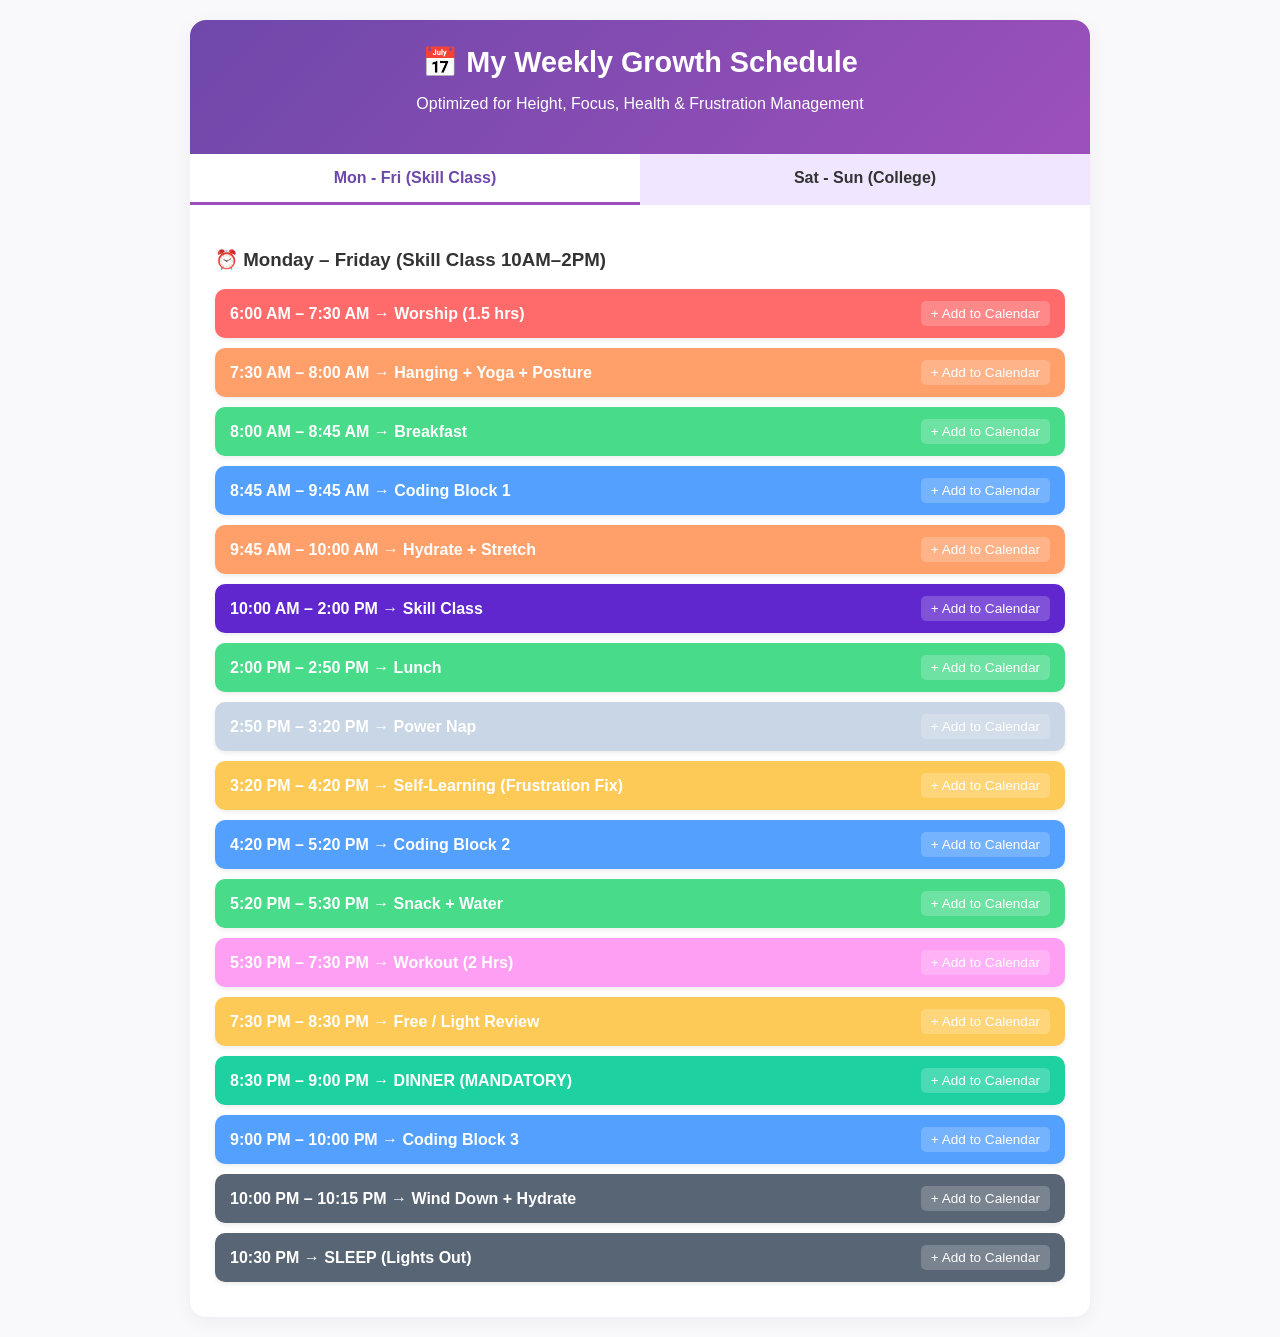
<file: growth.html>
<!DOCTYPE html>
<html lang="en">
  <head>
    <meta charset="UTF-8" />
    <meta name="viewport" content="width=device-width, initial-scale=1.0" />
    <title>My Growth Schedule</title>
    <style>
      body {
        font-family: "Segoe UI", Tahoma, Geneva, Verdana, sans-serif;
        background: #f9f9fc;
        margin: 0;
        padding: 20px;
        color: #333;
      }
      .container {
        max-width: 900px;
        margin: 0 auto;
        background: white;
        border-radius: 16px;
        box-shadow: 0 5px 20px rgba(0, 0, 0, 0.05);
        overflow: hidden;
      }
      header {
        background: linear-gradient(135deg, #6e48aa, #9d50bb);
        color: white;
        padding: 25px;
        text-align: center;
      }
      h1 {
        margin: 0;
        font-weight: 700;
        font-size: 1.8rem;
      }
      .tabs {
        display: flex;
        background: #f0e6ff;
        padding: 0;
        margin: 0;
      }
      .tab {
        flex: 1;
        text-align: center;
        padding: 15px 10px;
        cursor: pointer;
        font-weight: 600;
        transition: all 0.3s ease;
        border-bottom: 3px solid transparent;
      }
      .tab.active {
        background: white;
        border-bottom: 3px solid #9d50bb;
        color: #6e48aa;
      }
      .tab-content {
        display: none;
        padding: 25px;
      }
      .tab-content.active {
        display: block;
      }
      .event {
        padding: 12px 15px;
        margin: 10px 0;
        border-radius: 10px;
        color: white;
        font-weight: 600;
        display: flex;
        justify-content: space-between;
        align-items: center;
        box-shadow: 0 2px 5px rgba(0, 0, 0, 0.08);
      }
      .add-btn {
        background: rgba(255, 255, 255, 0.2);
        border: none;
        color: white;
        padding: 5px 10px;
        border-radius: 5px;
        cursor: pointer;
        font-size: 0.85rem;
      }
      .add-btn:hover {
        background: rgba(255, 255, 255, 0.3);
      }

      /* Color Coding */
      .worship {
        background: #ff6b6b;
      }
      .morning {
        background: #ffa06b;
      }
      .meal {
        background: #48db8a;
      }
      .coding {
        background: #54a0ff;
      }
      .class {
        background: #5f27cd;
      }
      .nap {
        background: #c8d6e5;
      }
      .learn {
        background: #feca57;
      }
      .workout {
        background: #ff9ff3;
      }
      .dinner {
        background: #1dd1a1;
      }
      .winddown {
        background: #576574;
      }
      .sleep {
        background: #576574;
      }

      @media (max-width: 600px) {
        .event {
          flex-direction: column;
          align-items: flex-start;
        }
        .add-btn {
          margin-top: 8px;
          width: 100%;
        }
      }
    </style>
  </head>
  <body>
    <div class="container">
      <header>
        <h1>📅 My Weekly Growth Schedule</h1>
        <p>Optimized for Height, Focus, Health & Frustration Management</p>
      </header>

      <div class="tabs">
        <div class="tab active" onclick="openTab('weekdays')">
          Mon - Fri (Skill Class)
        </div>
        <div class="tab" onclick="openTab('weekends')">Sat - Sun (College)</div>
      </div>

      <!-- WEEKDAYS -->
      <div id="weekdays" class="tab-content active">
        <h3>⏰ Monday – Friday (Skill Class 10AM–2PM)</h3>
        <div class="event worship">
          <span>6:00 AM – 7:30 AM → Worship (1.5 hrs)</span>
          <button
            class="add-btn"
            onclick="addToGoogle('Worship','20240610T060000','20240610T073000')"
          >
            + Add to Calendar
          </button>
        </div>
        <div class="event morning">
          <span>7:30 AM – 8:00 AM → Hanging + Yoga + Posture</span>
          <button
            class="add-btn"
            onclick="addToGoogle('Morning Routine','20240610T073000','20240610T080000')"
          >
            + Add to Calendar
          </button>
        </div>
        <div class="event meal">
          <span>8:00 AM – 8:45 AM → Breakfast</span>
          <button
            class="add-btn"
            onclick="addToGoogle('Breakfast','20240610T080000','20240610T084500')"
          >
            + Add to Calendar
          </button>
        </div>
        <div class="event coding">
          <span>8:45 AM – 9:45 AM → Coding Block 1</span>
          <button
            class="add-btn"
            onclick="addToGoogle('Coding Block 1','20240610T084500','20240610T094500')"
          >
            + Add to Calendar
          </button>
        </div>
        <div class="event morning">
          <span>9:45 AM – 10:00 AM → Hydrate + Stretch</span>
          <button
            class="add-btn"
            onclick="addToGoogle('Hydrate + Stretch','20240610T094500','20240610T100000')"
          >
            + Add to Calendar
          </button>
        </div>
        <div class="event class">
          <span>10:00 AM – 2:00 PM → Skill Class</span>
          <button
            class="add-btn"
            onclick="addToGoogle('Skill Class','20240610T100000','20240610T140000')"
          >
            + Add to Calendar
          </button>
        </div>
        <div class="event meal">
          <span>2:00 PM – 2:50 PM → Lunch</span>
          <button
            class="add-btn"
            onclick="addToGoogle('Lunch','20240610T140000','20240610T145000')"
          >
            + Add to Calendar
          </button>
        </div>
        <div class="event nap">
          <span>2:50 PM – 3:20 PM → Power Nap</span>
          <button
            class="add-btn"
            onclick="addToGoogle('Power Nap','20240610T145000','20240610T152000')"
          >
            + Add to Calendar
          </button>
        </div>
        <div class="event learn">
          <span>3:20 PM – 4:20 PM → Self-Learning (Frustration Fix)</span>
          <button
            class="add-btn"
            onclick="addToGoogle('Self-Learning','20240610T152000','20240610T162000')"
          >
            + Add to Calendar
          </button>
        </div>
        <div class="event coding">
          <span>4:20 PM – 5:20 PM → Coding Block 2</span>
          <button
            class="add-btn"
            onclick="addToGoogle('Coding Block 2','20240610T162000','20240610T172000')"
          >
            + Add to Calendar
          </button>
        </div>
        <div class="event meal">
          <span>5:20 PM – 5:30 PM → Snack + Water</span>
          <button
            class="add-btn"
            onclick="addToGoogle('Snack','20240610T172000','20240610T173000')"
          >
            + Add to Calendar
          </button>
        </div>
        <div class="event workout">
          <span>5:30 PM – 7:30 PM → Workout (2 Hrs)</span>
          <button
            class="add-btn"
            onclick="addToGoogle('Workout','20240610T173000','20240610T193000')"
          >
            + Add to Calendar
          </button>
        </div>
        <div class="event learn">
          <span>7:30 PM – 8:30 PM → Free / Light Review</span>
          <button
            class="add-btn"
            onclick="addToGoogle('Free Time','20240610T193000','20240610T203000')"
          >
            + Add to Calendar
          </button>
        </div>
        <div class="event dinner">
          <span>8:30 PM – 9:00 PM → DINNER (MANDATORY)</span>
          <button
            class="add-btn"
            onclick="addToGoogle('DINNER','20240610T203000','20240610T210000')"
          >
            + Add to Calendar
          </button>
        </div>
        <div class="event coding">
          <span>9:00 PM – 10:00 PM → Coding Block 3</span>
          <button
            class="add-btn"
            onclick="addToGoogle('Coding Block 3','20240610T210000','20240610T220000')"
          >
            + Add to Calendar
          </button>
        </div>
        <div class="event winddown">
          <span>10:00 PM – 10:15 PM → Wind Down + Hydrate</span>
          <button
            class="add-btn"
            onclick="addToGoogle('Wind Down','20240610T220000','20240610T221500')"
          >
            + Add to Calendar
          </button>
        </div>
        <div class="event sleep">
          <span>10:30 PM → SLEEP (Lights Out)</span>
          <button
            class="add-btn"
            onclick="addToGoogle('SLEEP','20240610T223000','20240610T223500')"
          >
            + Add to Calendar
          </button>
        </div>
      </div>

      <!-- WEEKENDS -->
      <div id="weekends" class="tab-content">
        <h3>⏰ Saturday & Sunday (College 8AM–5PM)</h3>
        <div class="event worship">
          <span>5:30 AM – 7:00 AM → Worship (1.5 hrs)</span>
          <button
            class="add-btn"
            onclick="addToGoogle('Worship Weekend','20240608T053000','20240608T070000')"
          >
            + Add to Calendar
          </button>
        </div>
        <div class="event morning">
          <span>7:00 AM – 7:30 AM → Hanging + Yoga + Posture</span>
          <button
            class="add-btn"
            onclick="addToGoogle('Morning Routine','20240608T070000','20240608T073000')"
          >
            + Add to Calendar
          </button>
        </div>
        <div class="event meal">
          <span>7:30 AM – 8:15 AM → Breakfast</span>
          <button
            class="add-btn"
            onclick="addToGoogle('Breakfast','20240608T073000','20240608T081500')"
          >
            + Add to Calendar
          </button>
        </div>
        <div class="event class">
          <span>8:00 AM – 5:00 PM → College (Pack snacks!)</span>
          <button
            class="add-btn"
            onclick="addToGoogle('College','20240608T080000','20240608T170000')"
          >
            + Add to Calendar
          </button>
        </div>
        <div class="event meal">
          <span>5:00 PM – 5:50 PM → Lunch/Dinner</span>
          <button
            class="add-btn"
            onclick="addToGoogle('Lunch/Dinner','20240608T170000','20240608T175000')"
          >
            + Add to Calendar
          </button>
        </div>
        <div class="event nap">
          <span>5:50 PM – 6:20 PM → Power Nap</span>
          <button
            class="add-btn"
            onclick="addToGoogle('Power Nap','20240608T175000','20240608T182000')"
          >
            + Add to Calendar
          </button>
        </div>
        <div class="event learn">
          <span>6:20 PM – 7:20 PM → Self-Learning</span>
          <button
            class="add-btn"
            onclick="addToGoogle('Self-Learning','20240608T182000','20240608T192000')"
          >
            + Add to Calendar
          </button>
        </div>
        <div class="event coding">
          <span>7:20 PM – 8:20 PM → Coding Block 1</span>
          <button
            class="add-btn"
            onclick="addToGoogle('Coding Block 1','20240608T192000','20240608T202000')"
          >
            + Add to Calendar
          </button>
        </div>
        <div class="event meal">
          <span>8:20 PM – 8:30 PM → Snack + Water</span>
          <button
            class="add-btn"
            onclick="addToGoogle('Snack','20240608T202000','20240608T203000')"
          >
            + Add to Calendar
          </button>
        </div>
        <div class="event dinner">
          <span>8:30 PM – 9:00 PM → DINNER (MANDATORY)</span>
          <button
            class="add-btn"
            onclick="addToGoogle('DINNER','20240608T203000','20240608T210000')"
          >
            + Add to Calendar
          </button>
        </div>
        <div class="event coding">
          <span>9:00 PM – 10:00 PM → Coding Block 2</span>
          <button
            class="add-btn"
            onclick="addToGoogle('Coding Block 2','20240608T210000','20240608T220000')"
          >
            + Add to Calendar
          </button>
        </div>
        <div class="event workout">
          <span>10:00 PM – 12:00 AM → Workout (2 Hrs)</span>
          <button
            class="add-btn"
            onclick="addToGoogle('Workout','20240608T220000','20240609T000000')"
          >
            + Add to Calendar
          </button>
        </div>
        <div class="event winddown">
          <span>12:00 AM – 12:15 AM → Wind Down</span>
          <button
            class="add-btn"
            onclick="addToGoogle('Wind Down','20240609T000000','20240609T001500')"
          >
            + Add to Calendar
          </button>
        </div>
        <div class="event sleep">
          <span>12:15 AM → SLEEP</span>
          <button
            class="add-btn"
            onclick="addToGoogle('SLEEP','20240609T001500','20240609T002000')"
          >
            + Add to Calendar
          </button>
        </div>
      </div>
    </div>

    <script>
      function openTab(tabName) {
        document
          .querySelectorAll(".tab-content")
          .forEach((tab) => tab.classList.remove("active"));
        document
          .querySelectorAll(".tab")
          .forEach((tab) => tab.classList.remove("active"));
        document.getElementById(tabName).classList.add("active");
        event.currentTarget.classList.add("active");
      }

      function addToGoogle(title, start, end) {
        const url = `https://calendar.google.com/calendar/render?action=TEMPLATE&text=${encodeURIComponent(
          title
        )}&dates=${start}/${end}&details=From My Growth Schedule&sf=true&output=xml`;
        window.open(url, "_blank");
      }
    </script>
  </body>
</html>
</file>
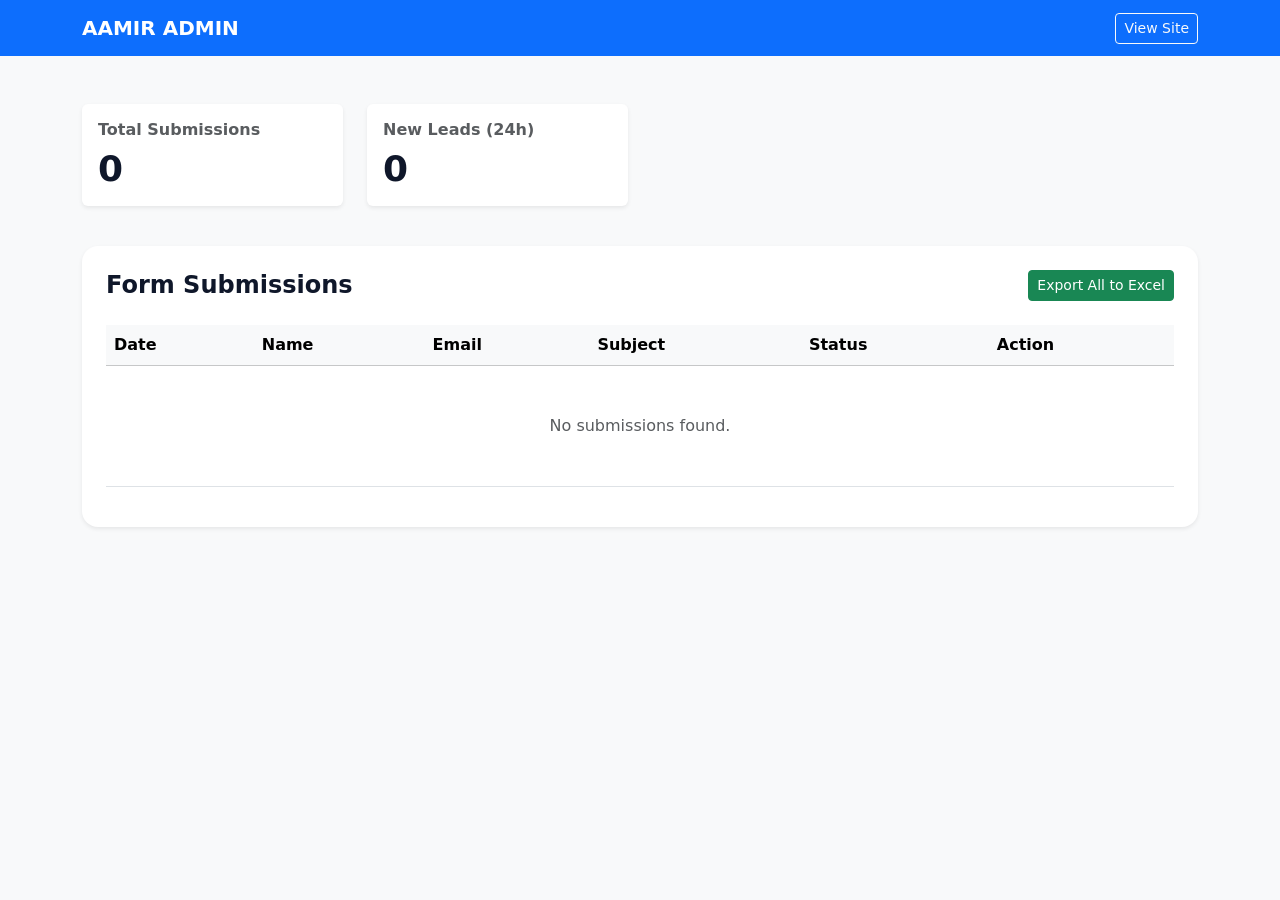
<file: Aamir Sir/admin.html>
<!DOCTYPE html>
<html lang="en">
<head>
    <meta charset="UTF-8">
    <meta name="viewport" content="width=device-width, initial-scale=1.0">
    <title>Admin Dashboard | Aamir Shaikh</title>
    <!-- Bootstrap 5 CSS -->
    <link href="https://cdn.jsdelivr.net/npm/bootstrap@5.3.0/dist/css/bootstrap.min.css" rel="stylesheet">
    <!-- Font Awesome -->
    <link rel="stylesheet" href="https://cdnjs.cloudflare.com/ajax/libs/font-awesome/6.4.0/css/all.min.css">
    <!-- Custom CSS -->
    <link rel="stylesheet" href="assets/css/style.css">
</head>
<body class="bg-light">

    <nav class="navbar navbar-expand-lg navbar-dark bg-primary mb-5">
        <div class="container">
            <a class="navbar-brand fw-bold" href="#">AAMIR ADMIN</a>
            <div class="ms-auto">
                <a href="index.html" class="btn btn-outline-light btn-sm">View Site</a>
            </div>
        </div>
    </nav>

    <div class="container">
        <div class="row mb-4">
            <div class="col-md-3">
                <div class="card border-0 shadow-sm p-3 mb-3">
                    <h6 class="text-muted mb-2">Total Submissions</h6>
                    <h2 class="fw-bold mb-0" id="total-count">0</h2>
                </div>
            </div>
            <div class="col-md-3">
                <div class="card border-0 shadow-sm p-3 mb-3">
                    <h6 class="text-muted mb-2">New Leads (24h)</h6>
                    <h2 class="fw-bold mb-0">0</h2>
                </div>
            </div>
        </div>

        <div class="card border-0 shadow-sm rounded-4">
            <div class="card-body p-4">
                <div class="d-flex justify-content-between align-items-center mb-4">
                    <h4 class="fw-bold mb-0">Form Submissions</h4>
                    <button class="btn btn-success btn-sm" id="export-all">Export All to Excel</button>
                </div>
                <div class="table-responsive">
                    <table class="table table-hover align-middle">
                        <thead class="table-light">
                            <tr>
                                <th>Date</th>
                                <th>Name</th>
                                <th>Email</th>
                                <th>Subject</th>
                                <th>Status</th>
                                <th>Action</th>
                            </tr>
                        </thead>
                        <tbody id="submission-list">
                            <!-- Submissions will be injected here -->
                            <tr>
                                <td colspan="6" class="text-center py-5 text-muted">No submissions found.</td>
                            </tr>
                        </tbody>
                    </table>
                </div>
            </div>
        </div>
    </div>

    <script>
        // Simple Admin Logic
        document.addEventListener('DOMContentLoaded', () => {
            // Normally this would fetch from Firebase
            const submissions = JSON.parse(localStorage.getItem('submissions') || '[]');
            const list = document.getElementById('submission-list');
            const count = document.getElementById('total-count');

            count.textContent = submissions.length;

            if (submissions.length > 0) {
                list.innerHTML = '';
                submissions.forEach((sub, index) => {
                    const tr = document.createElement('tr');
                    tr.innerHTML = `
                        <td>${sub.timestamp}</td>
                        <td class="fw-bold">${sub.name}</td>
                        <td>${sub.email}</td>
                        <td><span class="badge bg-info">${sub.subject}</span></td>
                        <td><span class="badge bg-success">Received</span></td>
                        <td>
                            <button class="btn btn-sm btn-outline-primary" onclick="viewDetails(${index})">View</button>
                        </td>
                    `;
                    list.appendChild(tr);
                });
            }
        });

        function viewDetails(index) {
            const submissions = JSON.parse(localStorage.getItem('submissions') || '[]');
            const sub = submissions[index];
            alert(`
                Name: ${sub.name}
                Email: ${sub.email}
                Phone: ${sub.phone}
                Message: ${sub.message}
            `);
        }
    </script>
</body>
</html>
</file>
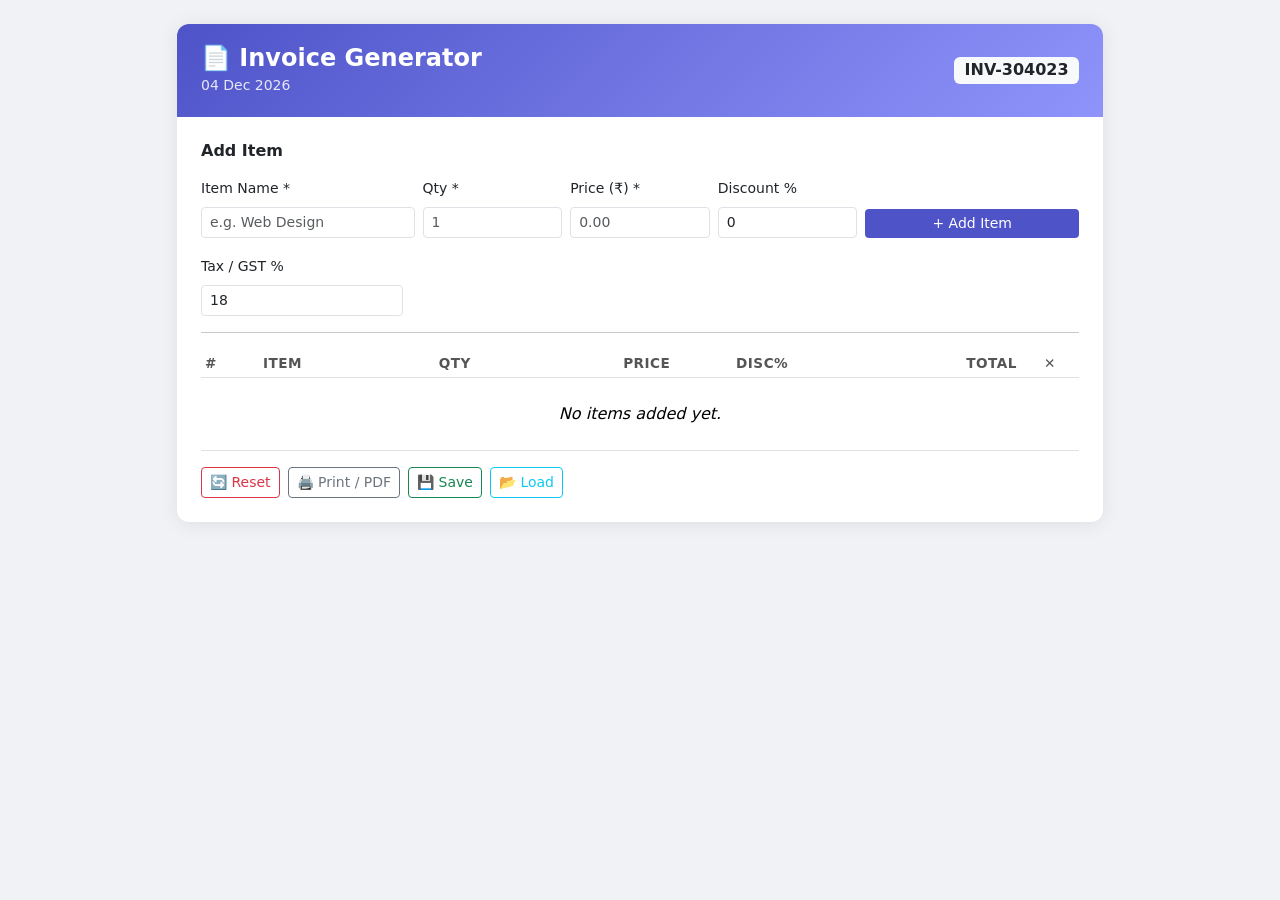
<file: Chirag Sir/invoice.html>
<!DOCTYPE html>
<html lang="en">

<head>
    <meta charset="UTF-8">
    <meta name="viewport" content="width=device-width, initial-scale=1.0">
    <title>Invoice Generator</title>
    <link href="https://cdn.jsdelivr.net/npm/bootstrap@5.3.0/dist/css/bootstrap.min.css" rel="stylesheet">
    <style>
        body {
            background: #f0f2f5;
            min-height: 100vh;
        }

        .invoice-card {
            background: #fff;
            border-radius: 12px;
            box-shadow: 0 2px 20px rgba(0, 0, 0, .08);
        }

        .brand-bar {
            background: linear-gradient(135deg, #4e54c8, #8f94fb);
            color: #fff;
            border-radius: 12px 12px 0 0;
            padding: 20px 24px;
        }

        .brand-bar h4 {
            margin: 0;
            font-weight: 700;
        }

        .brand-bar small {
            opacity: .85;
        }

        .table thead {
            background: #f8f9fa;
        }

        .table th {
            font-weight: 600;
            font-size: .85rem;
            text-transform: uppercase;
            letter-spacing: .5px;
            color: #555;
        }

        .summary-row td {
            border: none;
            font-weight: 600;
        }

        .grand-total td {
            font-size: 1.15rem;
            color: #4e54c8;
            font-weight: 700;
            border-top: 2px solid #4e54c8 !important;
        }

        .btn-add {
            background: #4e54c8;
            border: none;
        }

        .btn-add:hover {
            background: #3b40a0;
        }

        .empty-msg {
            color: #aaa;
            font-style: italic;
        }

        @media print {
            .no-print {
                display: none !important;
            }

            body {
                background: #fff;
            }

            .invoice-card {
                box-shadow: none;
            }
        }
    </style>
</head>

<body>

    <div class="container py-4">
        <div class="row justify-content-center">
            <div class="col-lg-10">

                <!-- ===== INVOICE CARD ===== -->
                <div class="invoice-card mb-4">
                    <div class="brand-bar d-flex justify-content-between align-items-center">
                        <div>
                            <h4>📄 Invoice Generator</h4>
                            <small id="invoiceDate"></small>
                        </div>
                        <span class="badge bg-light text-dark fs-6" id="invoiceNo"></span>
                    </div>

                    <div class="p-4">

                        <!-- INPUT SECTION -->
                        <div class="no-print">
                            <h6 class="fw-bold mb-3">Add Item</h6>
                            <div class="row g-2 align-items-end">
                                <div class="col-md-3">
                                    <label class="form-label small">Item Name *</label>
                                    <input type="text" id="itemName" class="form-control form-control-sm"
                                        placeholder="e.g. Web Design">
                                </div>
                                <div class="col-md-2">
                                    <label class="form-label small">Qty *</label>
                                    <input type="number" id="itemQty" class="form-control form-control-sm"
                                        placeholder="1" min="1">
                                </div>
                                <div class="col-md-2">
                                    <label class="form-label small">Price (₹) *</label>
                                    <input type="number" id="itemPrice" class="form-control form-control-sm"
                                        placeholder="0.00" min="0.01" step="0.01">
                                </div>
                                <div class="col-md-2">
                                    <label class="form-label small">Discount %</label>
                                    <input type="number" id="itemDisc" class="form-control form-control-sm"
                                        placeholder="0" min="0" max="100" value="0">
                                </div>
                                <div class="col-md-3">
                                    <button class="btn btn-add btn-sm text-white w-100" onclick="addItem()">+ Add
                                        Item</button>
                                </div>
                            </div>
                            <div id="errMsg" class="text-danger small mt-2"></div>

                            <!-- Tax Input -->
                            <div class="row mt-3">
                                <div class="col-md-3">
                                    <label class="form-label small">Tax / GST %</label>
                                    <input type="number" id="taxRate" class="form-control form-control-sm" value="18"
                                        min="0" max="100" onchange="calculate()">
                                </div>
                            </div>
                            <hr>
                        </div>

                        <!-- INVOICE TABLE -->
                        <div class="table-responsive">
                            <table class="table table-sm align-middle mb-0" id="invoiceTable">
                                <thead>
                                    <tr>
                                        <th>#</th>
                                        <th>Item</th>
                                        <th class="text-center">Qty</th>
                                        <th class="text-end">Price</th>
                                        <th class="text-center">Disc%</th>
                                        <th class="text-end">Total</th>
                                        <th class="text-center no-print">✕</th>
                                    </tr>
                                </thead>
                                <tbody id="tableBody">
                                    <tr id="emptyRow">
                                        <td colspan="7" class="text-center py-4 empty-msg">No items added yet.</td>
                                    </tr>
                                </tbody>
                                <tfoot id="summaryFoot" class="d-none">
                                    <tr class="summary-row">
                                        <td colspan="5" class="text-end">Subtotal:</td>
                                        <td class="text-end" id="subtotal">₹0.00</td>
                                        <td class="no-print"></td>
                                    </tr>
                                    <tr class="summary-row">
                                        <td colspan="5" class="text-end text-success">Total Discount:</td>
                                        <td class="text-end text-success" id="totalDiscount">-₹0.00</td>
                                        <td class="no-print"></td>
                                    </tr>
                                    <tr class="summary-row">
                                        <td colspan="5" class="text-end">Tax (<span id="taxLabel">18</span>%):</td>
                                        <td class="text-end" id="taxAmt">₹0.00</td>
                                        <td class="no-print"></td>
                                    </tr>
                                    <tr class="grand-total">
                                        <td colspan="5" class="text-end">Grand Total:</td>
                                        <td class="text-end" id="grandTotal">₹0.00</td>
                                        <td class="no-print"></td>
                                    </tr>
                                </tfoot>
                            </table>
                        </div>

                        <!-- ACTION BUTTONS -->
                        <div class="d-flex gap-2 mt-3 no-print">
                            <button class="btn btn-outline-danger btn-sm" onclick="resetAll()">🔄 Reset</button>
                            <button class="btn btn-outline-secondary btn-sm" onclick="window.print()">🖨️ Print /
                                PDF</button>
                            <button class="btn btn-outline-success btn-sm" onclick="saveInvoice()">💾 Save</button>
                            <button class="btn btn-outline-info btn-sm" onclick="loadInvoice()">📂 Load</button>
                        </div>

                    </div>
                </div>

            </div>
        </div>
    </div>

    <script>
        // ===== DATA =====
        let items = [];

        // ===== INIT =====
        (function init() {
            document.getElementById('invoiceDate').textContent = new Date().toLocaleDateString('en-IN', { day: '2-digit', month: 'short', year: 'numeric' });
            document.getElementById('invoiceNo').textContent = 'INV-' + Date.now().toString().slice(-6);
            // Enter key support
            document.querySelectorAll('#itemName,#itemQty,#itemPrice,#itemDisc').forEach(el => {
                el.addEventListener('keydown', e => { if (e.key === 'Enter') addItem(); });
            });
        })();

        // ===== ADD ITEM =====
        function addItem() {
            const err = document.getElementById('errMsg');
            const name = document.getElementById('itemName').value.trim();
            const qty = parseFloat(document.getElementById('itemQty').value);
            const price = parseFloat(document.getElementById('itemPrice').value);
            const disc = parseFloat(document.getElementById('itemDisc').value) || 0;

            // Validation
            if (!name) return showErr('Item name is required.');
            if (!qty || qty <= 0 || !Number.isInteger(qty)) return showErr('Quantity must be a positive whole number.');
            if (!price || price <= 0) return showErr('Price must be greater than 0.');
            if (disc < 0 || disc > 100) return showErr('Discount must be 0–100%.');
            if (price > 99999999 || qty > 99999) return showErr('Value too large.');

            err.textContent = '';
            items.push({ name, qty, price, disc });
            clearInputs();
            render();
            document.getElementById('itemName').focus();
        }

        function showErr(msg) { document.getElementById('errMsg').textContent = msg; }

        // ===== REMOVE ITEM =====
        function removeItem(i) { items.splice(i, 1); render(); }

        // ===== RENDER TABLE =====
        function render() {
            const tbody = document.getElementById('tableBody');
            const foot = document.getElementById('summaryFoot');

            if (items.length === 0) {
                tbody.innerHTML = '<tr id="emptyRow"><td colspan="7" class="text-center py-4 empty-msg">No items added yet.</td></tr>';
                foot.classList.add('d-none');
                return;
            }

            foot.classList.remove('d-none');
            tbody.innerHTML = items.map((it, i) => {
                const raw = it.qty * it.price;
                const total = raw - (raw * it.disc / 100);
                return `<tr>
                <td>${i + 1}</td>
                <td>${esc(it.name)}</td>
                <td class="text-center">${it.qty}</td>
                <td class="text-end">₹${it.price.toFixed(2)}</td>
                <td class="text-center">${it.disc}%</td>
                <td class="text-end">₹${total.toFixed(2)}</td>
                <td class="text-center no-print">
                    <button class="btn btn-sm btn-outline-danger py-0 px-1" onclick="removeItem(${i})">✕</button>
                </td>
            </tr>`;
            }).join('');

            calculate();
        }

        // ===== CALCULATE TOTALS =====
        function calculate() {
            const tax = parseFloat(document.getElementById('taxRate').value) || 0;
            let subtotal = 0, totalDisc = 0;

            items.forEach(it => {
                const raw = it.qty * it.price;
                totalDisc += raw * it.disc / 100;
                subtotal += raw;
            });

            const afterDisc = subtotal - totalDisc;
            const taxAmt = afterDisc * tax / 100;
            const grand = afterDisc + taxAmt;

            document.getElementById('subtotal').textContent = '₹' + subtotal.toFixed(2);
            document.getElementById('totalDiscount').textContent = '-₹' + totalDisc.toFixed(2);
            document.getElementById('taxLabel').textContent = tax;
            document.getElementById('taxAmt').textContent = '₹' + taxAmt.toFixed(2);
            document.getElementById('grandTotal').textContent = '₹' + grand.toFixed(2);
        }

        // ===== CLEAR INPUTS =====
        function clearInputs() {
            ['itemName', 'itemQty', 'itemPrice'].forEach(id => document.getElementById(id).value = '');
            document.getElementById('itemDisc').value = '0';
            document.getElementById('errMsg').textContent = '';
        }

        // ===== RESET ALL =====
        function resetAll() {
            if (items.length && !confirm('Clear all items?')) return;
            items = [];
            clearInputs();
            document.getElementById('taxRate').value = 18;
            render();
        }

        // ===== SAVE / LOAD (localStorage) =====
        function saveInvoice() {
            if (!items.length) return alert('Nothing to save.');
            localStorage.setItem('invoice_items', JSON.stringify(items));
            localStorage.setItem('invoice_tax', document.getElementById('taxRate').value);
            alert('Invoice saved!');
        }

        function loadInvoice() {
            const data = localStorage.getItem('invoice_items');
            if (!data) return alert('No saved invoice found.');
            items = JSON.parse(data);
            document.getElementById('taxRate').value = localStorage.getItem('invoice_tax') || 18;
            render();
            alert('Invoice loaded!');
        }

        // ===== XSS ESCAPE =====
        function esc(s) { const d = document.createElement('div'); d.textContent = s; return d.innerHTML; }
    </script>

</body>

</html>
</file>
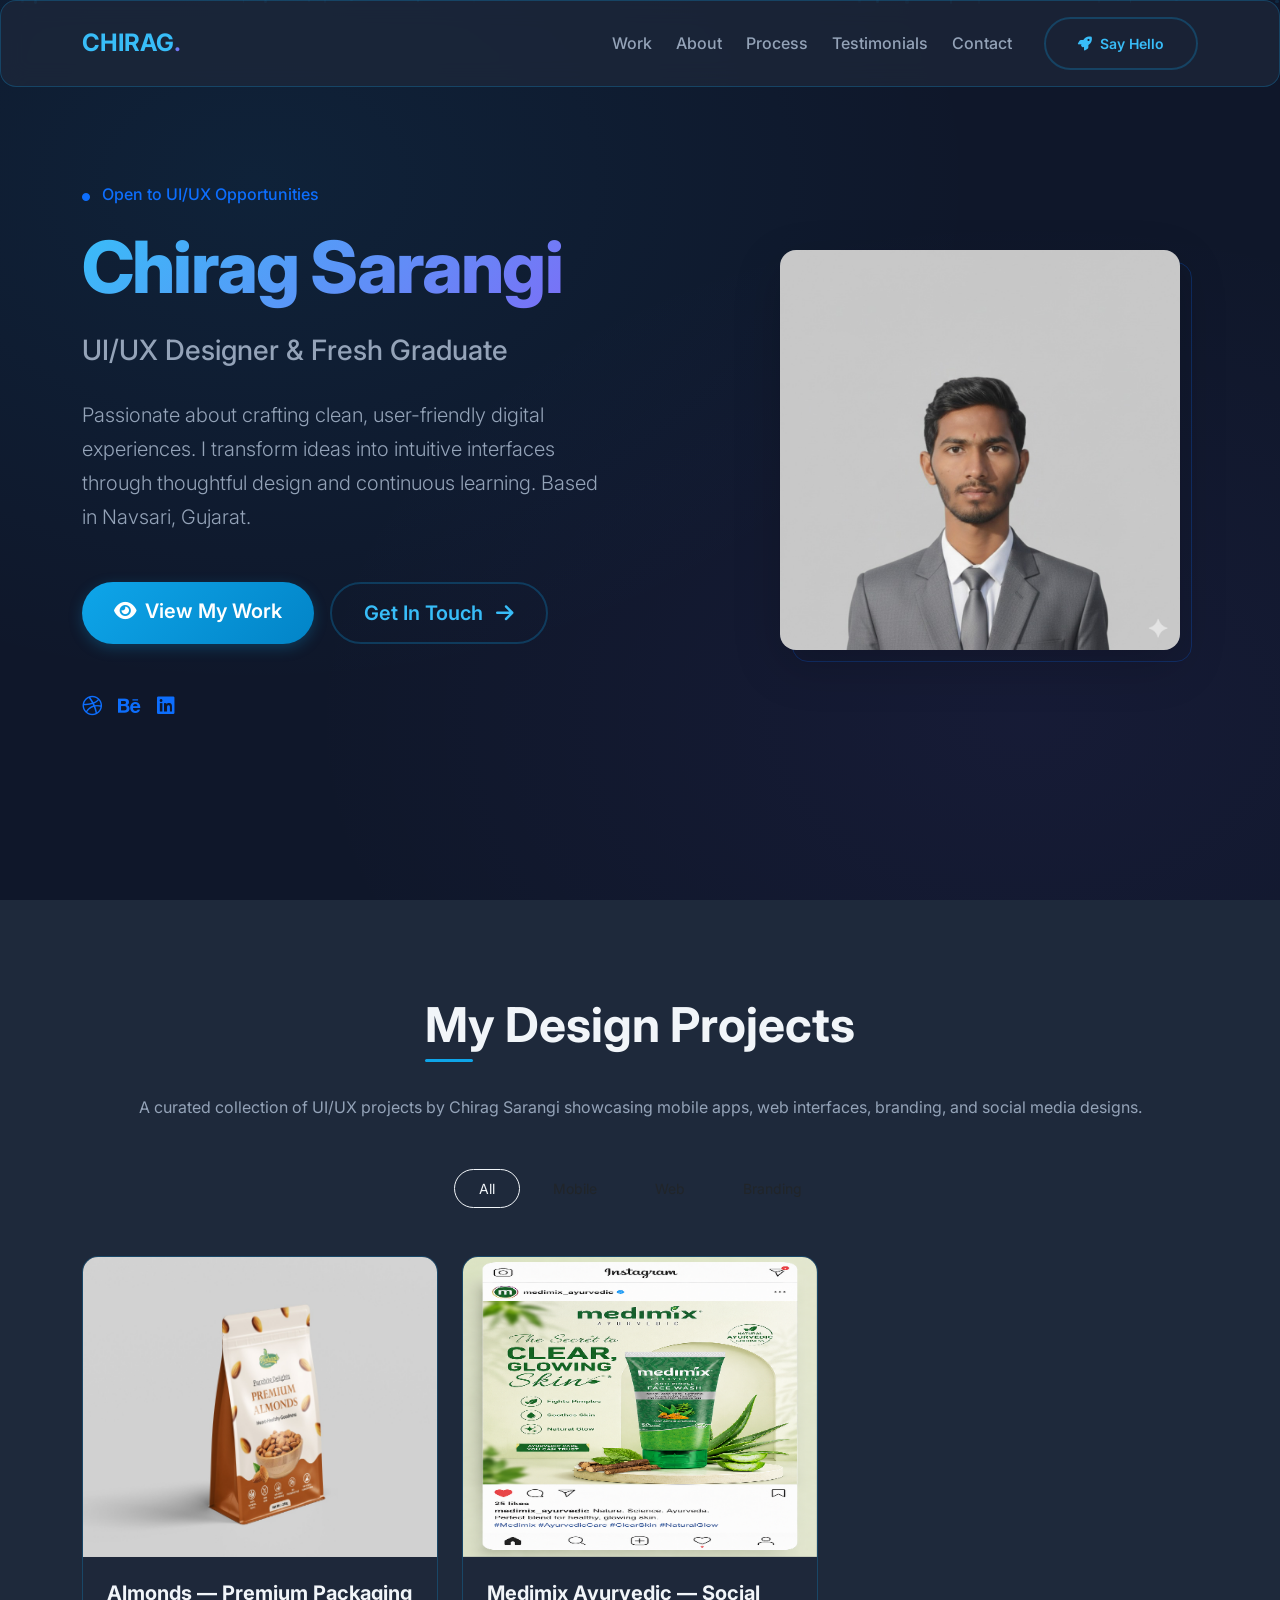
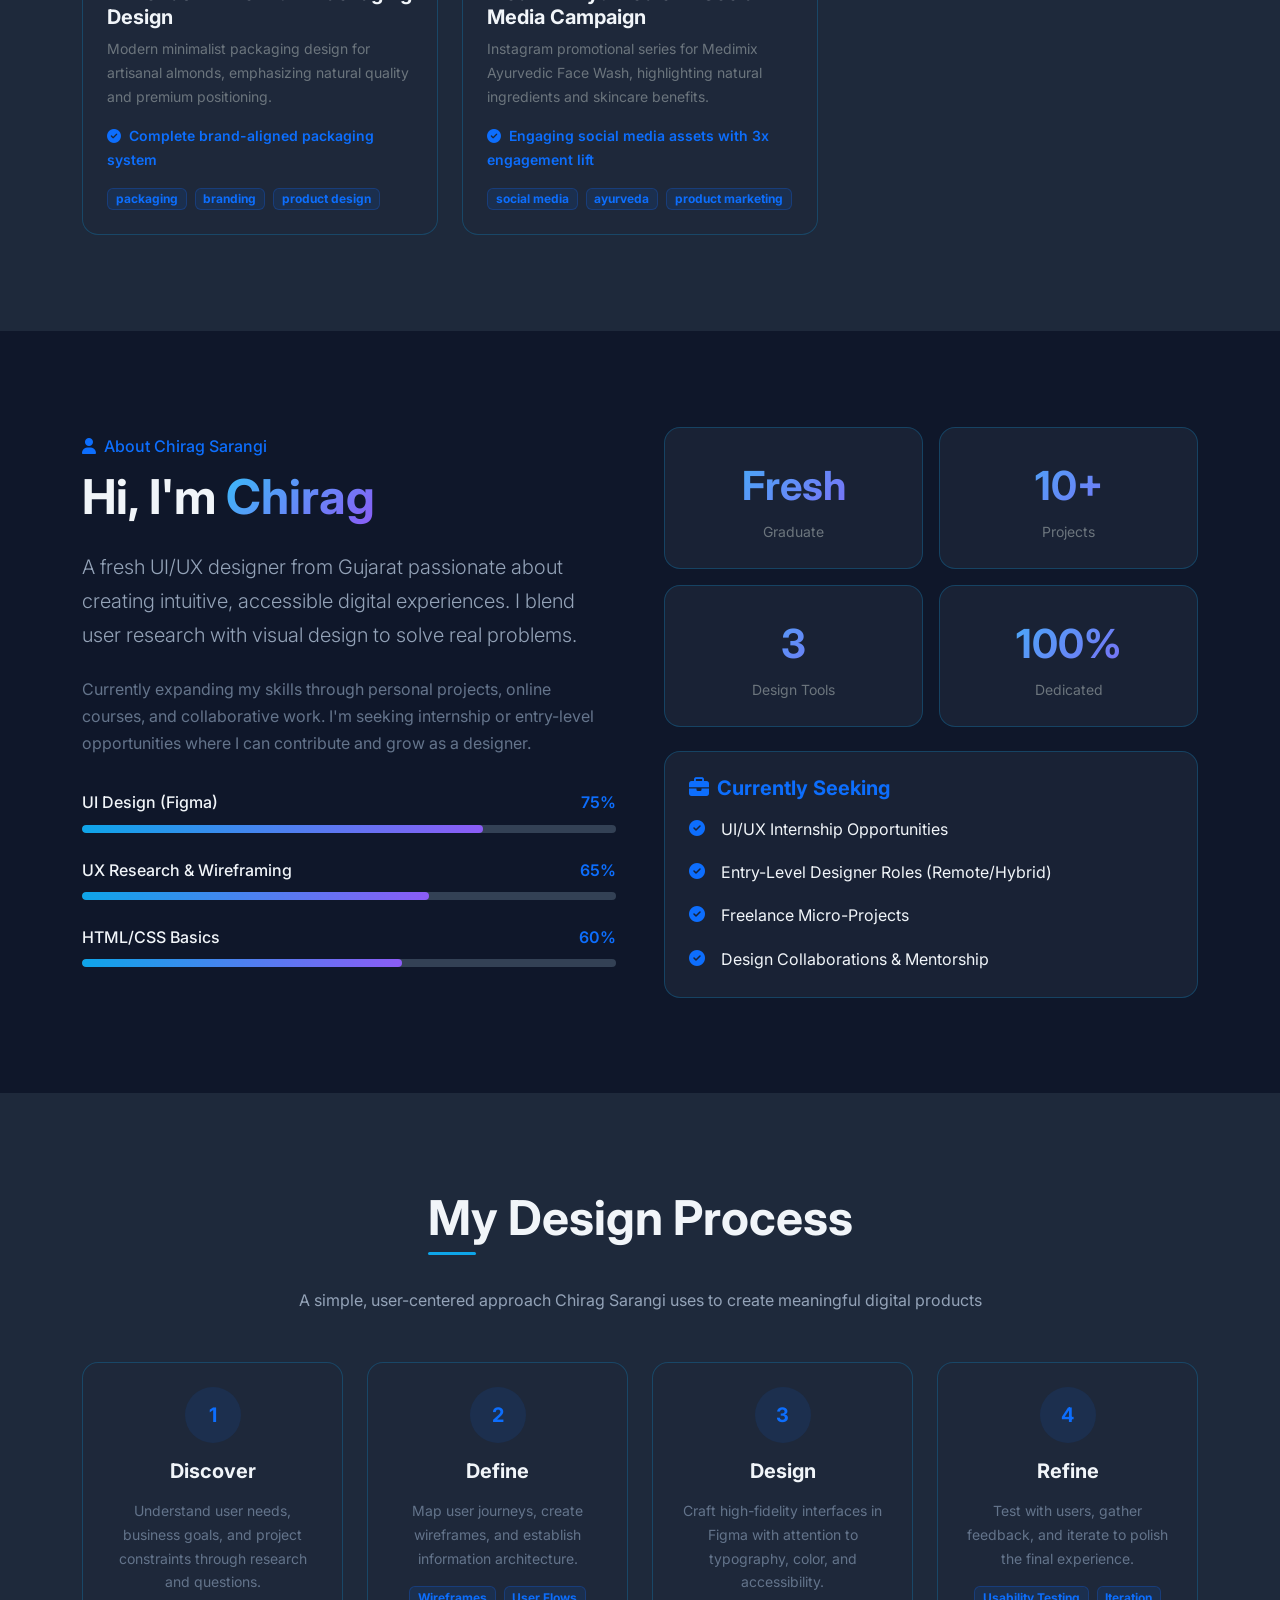
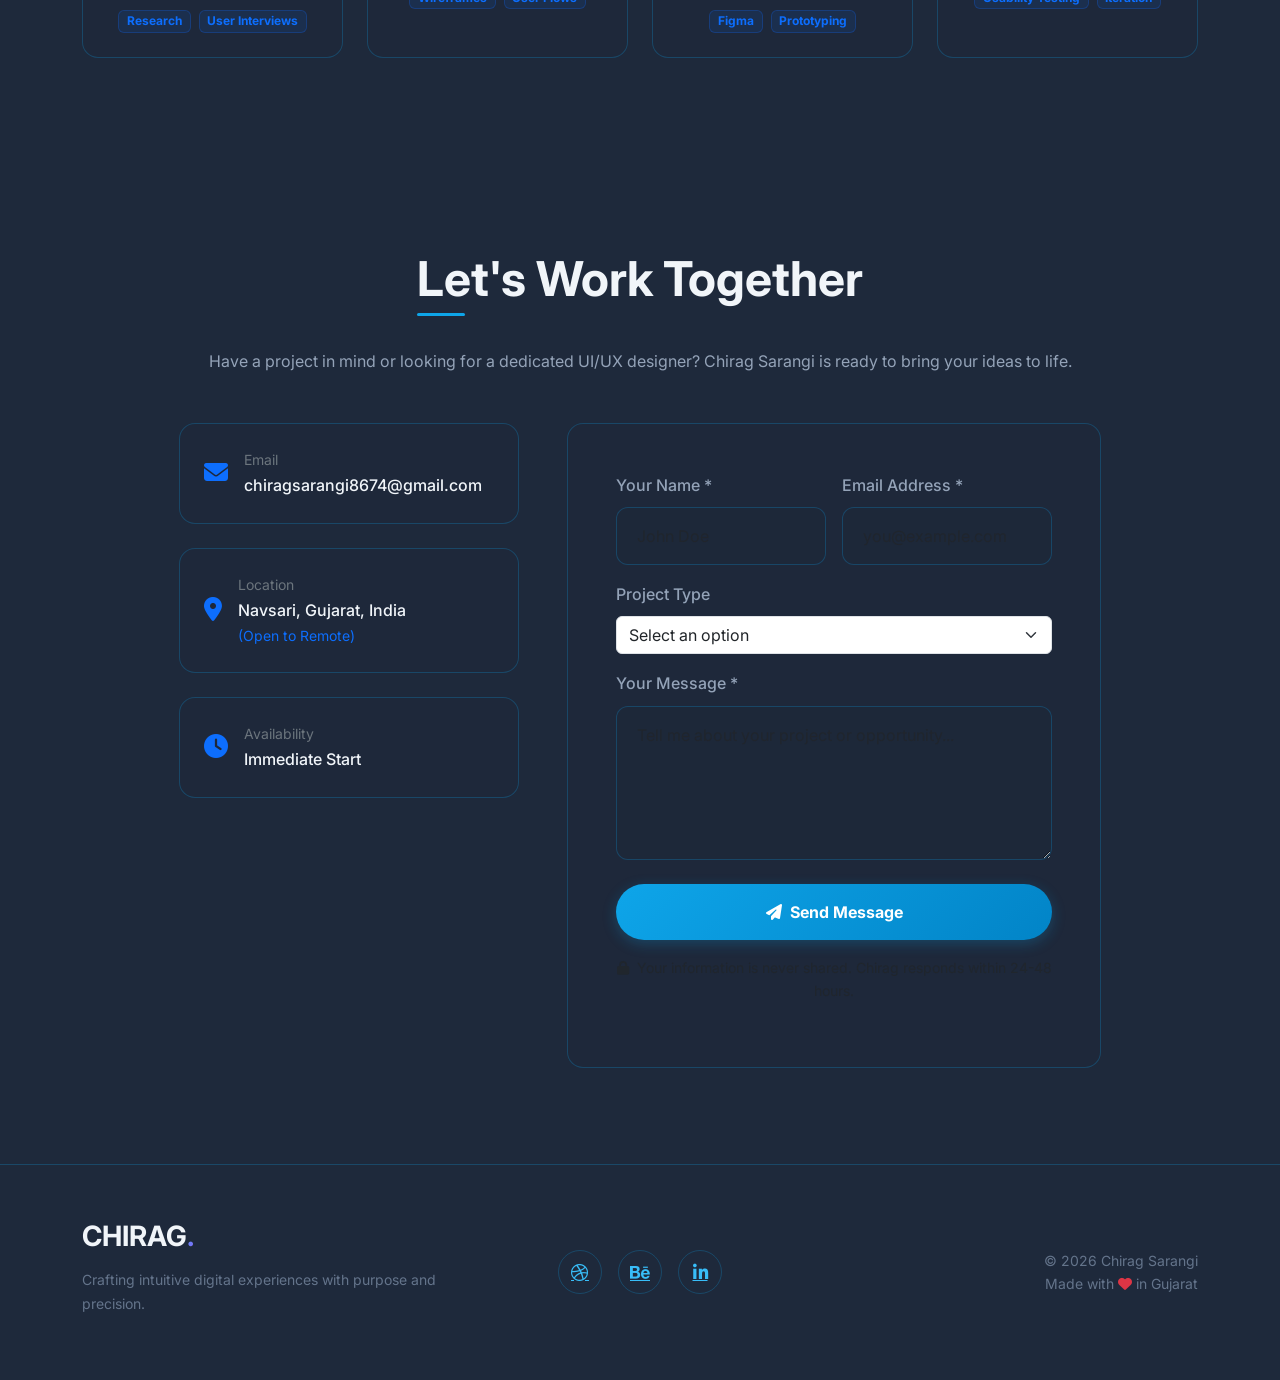
<file: Chirag Sir/main.html>
<!DOCTYPE html>
<html lang="en" class="scroll-smooth">

<head>
    <meta charset="UTF-8">
    <meta name="viewport" content="width=device-width, initial-scale=1.0">

    <!-- 🔍 PRIMARY SEO: Keyword-Optimized Title -->
    <title>Chirag Sarangi | UI/UX Designer Portfolio | Fresh Graduate & Design Enthusiast</title>

    <!-- 🔍 META DESCRIPTION (Critical for CTR) -->
    <meta name="description"
        content="Chirag Sarangi is a UI/UX designer from Navsari, Gujarat. Explore his portfolio of mobile apps, web interfaces, and branding projects. Open to internships and entry-level roles.">

    <!-- 🔍 KEYWORDS (Supporting) -->
    <meta name="keywords"
        content="Chirag Sarangi, UI UX designer, portfolio, Figma, web design, mobile app design, Gujarat, fresher designer">

    <!-- 🔍 CANONICAL URL (Prevent duplicate content) -->
    <link rel="canonical" href="https://chiragsarangi.com/">

    <!-- 🔍 OPEN GRAPH / SOCIAL SHARE -->
    <meta property="og:title" content="Chirag Sarangi | UI/UX Designer Portfolio">
    <meta property="og:description"
        content="Fresh UI/UX designer specializing in clean, user-friendly interfaces. View projects, skills, and contact Chirag Sarangi.">
    <meta property="og:type" content="website">
    <meta property="og:url" content="https://chiragsarangi.com/">
    <meta property="og:image" content="https://chiragsarangi.com/assets/images/og-preview.jpg">
    <meta property="og:site_name" content="Chirag Sarangi Portfolio">

    <!-- 🔍 TWITTER CARD -->
    <meta name="twitter:card" content="summary_large_image">
    <meta name="twitter:title" content="Chirag Sarangi | UI/UX Designer">
    <meta name="twitter:description"
        content="Portfolio of Chirag Sarangi – UI/UX design projects, skills, and contact info.">
    <meta name="twitter:image" content="https://chiragsarangi.com/assets/images/og-preview.jpg">

    <!-- 🔍 ROBOTS -->
    <meta name="robots" content="index, follow, max-image-preview:large">

    <!-- ⚡ PERFORMANCE: Preconnect to Critical Domains -->
    <link rel="preconnect" href="https://fonts.googleapis.com" crossorigin>
    <link rel="preconnect" href="https://fonts.gstatic.com" crossorigin>
    <link rel="preconnect" href="https://cdn.jsdelivr.net" crossorigin>
    <link rel="preconnect" href="https://cdnjs.cloudflare.com" crossorigin>

    <!-- ⚡ PERFORMANCE: Font Display Swap + Subset -->
    <link href="https://fonts.googleapis.com/css2?family=Inter:wght@300;400;500;600;700&display=swap" rel="stylesheet">

    <!-- Bootstrap & Icons (Defer non-critical) -->
    <link href="https://cdn.jsdelivr.net/npm/bootstrap@5.3.3/dist/css/bootstrap.min.css" rel="stylesheet" media="print"
        onload="this.media='all'">
    <link rel="stylesheet" href="https://cdnjs.cloudflare.com/ajax/libs/font-awesome/6.6.0/css/all.min.css"
        media="print" onload="this.media='all'">
    <link href="https://unpkg.com/aos@2.3.1/dist/aos.css" rel="stylesheet" media="print" onload="this.media='all'">

    <!-- ⚡ CRITICAL CSS INLINED (Above-the-fold styles only) -->
    <style>
        /* ─── PROFESSIONAL COLOR THEME (Refined) ─── */
        :root {
            /* Primary: Deep Professional Blue */
            --primary: #0ea5e9;
            /* Sky Blue - trustworthy, modern */
            --primary-dark: #0284c7;
            --primary-light: #38bdf8;

            /* Secondary: Subtle Purple Accent */
            --secondary: #8b5cf6;
            /* Softer purple - creative but professional */
            --secondary-dark: #7c3aed;

            /* Backgrounds: Accessible Dark Theme */
            --bg-primary: #0f172a;
            /* Slate 900 - better contrast */
            --bg-secondary: #1e293b;
            /* Slate 800 */
            --bg-tertiary: #334155;
            /* Slate 700 */

            /* Text: WCAG AA Compliant */
            --text-primary: #f1f5f9;
            /* Slate 100 */
            --text-secondary: #94a3b8;
            /* Slate 400 */
            --text-muted: #64748b;
            /* Slate 500 */

            /* Glass Effect: Refined */
            --glass-bg: rgba(30, 41, 59, 0.7);
            --glass-border: rgba(14, 165, 233, 0.25);

            /* Success/Warning for UI feedback */
            --success: #10b981;
            --warning: #f59e0b;

            /* Animation */
            --transition: all 0.3s cubic-bezier(0.4, 0, 0.2, 1);
        }

        /* ─── GLOBAL RESET & BASE ─── */
        *,
        *::before,
        *::after {
            margin: 0;
            padding: 0;
            box-sizing: border-box;
        }

        html {
            scroll-behavior: smooth;
        }

        body {
            font-family: 'Inter', -apple-system, BlinkMacSystemFont, 'Segoe UI', sans-serif;
            background: var(--bg-primary);
            color: var(--text-primary);
            line-height: 1.7;
            overflow-x: hidden;
            -webkit-font-smoothing: antialiased;
        }

        /* ─── ACCESSIBILITY: Focus States ─── */
        :focus-visible {
            outline: 2px solid var(--primary);
            outline-offset: 2px;
        }

        /* ─── TYPOGRAPHY ─── */
        h1,
        h2,
        h3,
        h4,
        h5,
        h6 {
            font-weight: 700;
            line-height: 1.2;
            margin-bottom: 1rem;
        }

        /* ─── KEYWORD-OPTIMIZED HERO TYPOGRAPHY ─── */
        .hero-name {
            font-size: clamp(2.5rem, 7vw, 4.5rem);
            font-weight: 800;
            letter-spacing: -0.025em;
            background: linear-gradient(135deg, var(--primary-light), var(--secondary));
            -webkit-background-clip: text;
            -webkit-text-fill-color: transparent;
            background-clip: text;
        }

        .hero-title {
            font-size: clamp(1.25rem, 3vw, 1.75rem);
            color: var(--text-secondary);
            font-weight: 500;
        }

        /* ─── GLASS CARD (Optimized) ─── */
        .glass {
            background: var(--glass-bg);
            backdrop-filter: blur(12px);
            -webkit-backdrop-filter: blur(12px);
            border: 1px solid var(--glass-border);
            border-radius: 1rem;
        }

        /* ─── NAVIGATION (Performance: Reduce repaints) ─── */
        .navbar {
            padding: 1rem 0;
            transition: var(--transition);
            will-change: transform, padding;
        }

        .navbar.scrolled {
            padding: 0.5rem 0;
            background: rgba(15, 23, 42, 0.95);
            box-shadow: 0 4px 20px rgba(0, 0, 0, 0.4);
        }

        .navbar-brand {
            font-size: 1.5rem !important;
            font-weight: 700;
            color: var(--primary-light) !important;
        }

        .nav-link {
            position: relative;
            color: var(--text-secondary) !important;
            font-weight: 500;
            padding: 0.5rem 0 !important;
            transition: var(--transition);
        }

        .nav-link:hover,
        .nav-link.active {
            color: var(--primary-light) !important;
        }

        .nav-link::after {
            content: '';
            position: absolute;
            bottom: 0;
            left: 0;
            width: 0;
            height: 2px;
            background: var(--primary);
            transition: var(--transition);
        }

        .nav-link:hover::after {
            width: 100%;
        }

        /* ─── BUTTONS (Accessible Contrast) ─── */
        .btn-primary {
            background: linear-gradient(135deg, var(--primary), var(--primary-dark));
            color: white;
            border: none;
            font-weight: 600;
            padding: 0.875rem 2rem;
            border-radius: 9999px;
            transition: var(--transition);
            box-shadow: 0 4px 14px rgba(14, 165, 233, 0.25);
        }

        .btn-primary:hover {
            transform: translateY(-2px);
            box-shadow: 0 8px 25px rgba(14, 165, 233, 0.4);
            color: white;
        }

        .btn-outline {
            background: transparent;
            border: 2px solid var(--glass-border);
            color: var(--primary-light);
            padding: 0.875rem 2rem;
            border-radius: 9999px;
            font-weight: 600;
            transition: var(--transition);
        }

        .btn-outline:hover {
            background: rgba(14, 165, 233, 0.1);
            border-color: var(--primary);
            color: var(--primary-light);
            transform: translateY(-2px);
        }

        /* ─── HERO SECTION (SEO: Semantic + Keyword) ─── */
        .hero {
            min-height: 100vh;
            display: flex;
            align-items: center;
            background:
                radial-gradient(ellipse at 20% 20%, rgba(14, 165, 233, 0.08) 0%, transparent 50%),
                radial-gradient(ellipse at 80% 80%, rgba(139, 92, 246, 0.06) 0%, transparent 50%),
                var(--bg-primary);
            position: relative;
            overflow: hidden;
        }

        /* ─── PROJECT CARDS (Performance: GPU-accelerated) ─── */
        .project-card {
            transition: var(--transition);
            will-change: transform;
            cursor: pointer;
            border: 1px solid var(--glass-border);
        }

        .project-card:hover {
            transform: translateY(-8px);
            border-color: var(--primary);
            box-shadow: 0 20px 40px rgba(0, 0, 0, 0.3);
        }

        .project-card img {
            transition: transform 0.5s ease;
            will-change: transform;
        }

        .project-card:hover img {
            transform: scale(1.03);
        }

        /* ─── SKILL BARS (Accessible) ─── */
        .skill-bar {
            height: 8px;
            background: var(--bg-tertiary);
            border-radius: 4px;
            overflow: hidden;
            margin: 0.5rem 0 1.5rem;
        }

        .skill-fill {
            height: 100%;
            background: linear-gradient(90deg, var(--primary), var(--secondary));
            border-radius: 4px;
            transition: width 1s ease-out;
            width: 0;
        }

        /* ─── FORMS (Accessible Labels) ─── */
        .form-control {
            background: rgba(30, 41, 59, 0.5);
            border: 1px solid var(--glass-border);
            color: var(--text-primary);
            padding: 1rem 1.25rem;
            border-radius: 0.75rem;
            transition: var(--transition);
        }

        .form-control:focus {
            border-color: var(--primary);
            box-shadow: 0 0 0 3px rgba(14, 165, 233, 0.15);
            background: rgba(30, 41, 59, 0.8);
            outline: none;
        }

        .form-label {
            color: var(--text-secondary);
            font-weight: 500;
            margin-bottom: 0.5rem;
        }

        /* ─── FOOTER ─── */
        .footer {
            background: var(--bg-secondary);
            border-top: 1px solid var(--glass-border);
        }

        .social-link {
            display: inline-flex;
            align-items: center;
            justify-content: center;
            width: 44px;
            height: 44px;
            border-radius: 50%;
            border: 1px solid var(--glass-border);
            color: var(--primary-light);
            transition: var(--transition);
            font-size: 1.1rem;
        }

        .social-link:hover {
            background: var(--primary);
            color: white;
            transform: translateY(-3px);
            border-color: var(--primary);
        }

        /* ─── UTILITIES ─── */
        .text-gradient {
            background: linear-gradient(135deg, var(--primary-light), var(--secondary));
            -webkit-background-clip: text;
            -webkit-text-fill-color: transparent;
            background-clip: text;
        }

        .section-title {
            position: relative;
            display: inline-block;
            margin-bottom: 1rem;
        }

        .section-title::after {
            content: '';
            position: absolute;
            bottom: -8px;
            left: 0;
            width: 48px;
            height: 3px;
            background: var(--primary);
            border-radius: 2px;
        }

        /* ─── ANIMATIONS (Performance: Use transform/opacity) ─── */
        @keyframes fadeInUp {
            from {
                opacity: 0;
                transform: translateY(20px);
            }

            to {
                opacity: 1;
                transform: translateY(0);
            }
        }

        [data-aos] {
            will-change: transform, opacity;
        }

        /* ─── RESPONSIVE ─── */
        @media (max-width: 991px) {
            .navbar-collapse {
                background: var(--bg-secondary);
                border-radius: 1rem;
                padding: 1.5rem;
                margin-top: 1rem;
                border: 1px solid var(--glass-border);
            }
        }

        @media (max-width: 767px) {
            .hero-name {
                font-size: 2.5rem;
            }

            .section-title::after {
                width: 40px;
            }
        }

        /* ─── PRINT & REDUCED MOTION ─── */
        @media (prefers-reduced-motion: reduce) {

            *,
            *::before,
            *::after {
                animation-duration: 0.01ms !important;
                animation-iteration-count: 1 !important;
                transition-duration: 0.01ms !important;
            }

            html {
                scroll-behavior: auto;
            }
        }

        @media print {
            .no-print {
                display: none !important;
            }

            body {
                background: white;
                color: black;
            }
        }
    </style>

    <!-- ⚡ DEFER NON-CRITICAL CSS -->
    <noscript>
        <link href="https://cdn.jsdelivr.net/npm/bootstrap@5.3.3/dist/css/bootstrap.min.css" rel="stylesheet">
        <link rel="stylesheet" href="https://cdnjs.cloudflare.com/ajax/libs/font-awesome/6.6.0/css/all.min.css">
        <link href="https://unpkg.com/aos@2.3.1/dist/aos.css" rel="stylesheet">
    </noscript>

    <!-- 🔍 STRUCTURED DATA: Person + Portfolio (Critical for SEO) -->
    <script type="application/ld+json">
    {
      "@context": "https://schema.org",
      "@type": "Person",
      "name": "Chirag Sarangi",
      "jobTitle": "UI/UX Designer",
      "url": "https://chiragsarangi.com",
      "image": "https://chiragsarangi.com/assets/images/ChiragSarangi.jpeg",
      "sameAs": [
        "https://www.linkedin.com/in/chirag-sarangi-46341b359/",
        "https://www.dribbble.com/chiragsarangi",
        "https://www.behance.net/chiragsarangi"
      ],
      "address": {
        "@type": "PostalAddress",
        "addressLocality": "Navsari",
        "addressRegion": "Gujarat",
        "addressCountry": "IN"
      },
      "worksFor": {
        "@type": "Organization",
        "name": "Open to Opportunities"
      }
    }
    </script>

    <!-- 🔍 STRUCTURED DATA: Portfolio Projects -->
    <script type="application/ld+json">
    {
      "@context": "https://schema.org",
      "@type": "CollectionPage",
      "name": "Chirag Sarangi Portfolio",
      "description": "UI/UX design projects by Chirag Sarangi",
      "hasPart": [
        {
          "@type": "CreativeWork",
          "name": "Almonds Packaging Design",
          "description": "Modern minimalist packaging design",
          "image": "https://chiragsarangi.com/assets/images/Almonds-01.png",
          "keywords": ["packaging", "UI design", "Figma"]
        },
        {
          "@type": "CreativeWork", 
          "name": "Medimix Social Media Design",
          "description": "Instagram promotional post for Ayurvedic skincare",
          "image": "https://chiragsarangi.com/assets/images/image01.png",
          "keywords": ["social media", "product design", "ayurveda"]
        }
      ]
    }
    </script>
</head>

<body>
    <!-- 🔍 SKIP LINK (Accessibility) -->
    <a href="#main-content" class="visually-hidden-focusable position-absolute p-3 bg-primary text-white rounded"
        style="top: 1rem; left: 1rem; z-index: 9999;">
        Skip to main content
    </a>

    <!-- Navigation -->
    <nav class="navbar navbar-expand-lg fixed-top glass" id="mainNav" role="navigation" aria-label="Main navigation">
        <div class="container">
            <a class="navbar-brand fw-bold" href="#" aria-label="Chirag Sarangi Home">
                CHIRAG<span class="text-gradient">.</span>
            </a>
            <button class="navbar-toggler border-0" type="button" data-bs-toggle="collapse" data-bs-target="#navbarNav"
                aria-controls="navbarNav" aria-expanded="false" aria-label="Toggle navigation menu">
                <span class="navbar-toggler-icon"></span>
            </button>
            <div class="collapse navbar-collapse" id="navbarNav">
                <ul class="navbar-nav ms-auto align-items-lg-center gap-lg-4 gap-2">
                    <li class="nav-item"><a class="nav-link" href="#work" aria-current="page">Work</a></li>
                    <li class="nav-item"><a class="nav-link" href="#about">About</a></li>
                    <li class="nav-item"><a class="nav-link" href="#process">Process</a></li>
                    <li class="nav-item"><a class="nav-link" href="#testimonials">Testimonials</a></li>
                    <li class="nav-item"><a class="nav-link" href="#contact">Contact</a></li>
                    <li class="nav-item ms-lg-2">
                        <a href="#contact" class="btn btn-outline btn-sm">
                            <i class="fas fa-rocket me-2" aria-hidden="true"></i>Say Hello
                        </a>
                    </li>
                </ul>
            </div>
        </div>
    </nav>

    <!-- Hero Section (SEO: Semantic + Keyword-Rich) -->
    <header class="hero" id="hero" role="banner">
        <div class="container position-relative" style="z-index: 1;">
            <div class="row align-items-center g-5">
                <div class="col-lg-7" data-aos="fade-right" data-aos-delay="200">
                    <p class="text-primary fw-medium mb-3" itemscope itemtype="https://schema.org/Organization">
                        <i class="fas fa-circle me-2" style="font-size: 0.5rem;" aria-hidden="true"></i>
                        <span itemprop="jobTitle">Open to UI/UX Opportunities</span>
                    </p>

                    <!-- 🔍 PRIMARY KEYWORD IN H1 -->
                    <h1 class="hero-name mb-3">
                        Chirag Sarangi
                    </h1>

                    <p class="hero-title mb-4">
                        UI/UX Designer & Fresh Graduate
                    </p>

                    <p class="lead mb-5" style="color: var(--text-secondary); max-width: 520px;">
                        Passionate about crafting clean, user-friendly digital experiences.
                        I transform ideas into intuitive interfaces through thoughtful design
                        and continuous learning. Based in <span itemprop="homeLocation">Navsari, Gujarat</span>.
                    </p>

                    <div class="d-flex flex-wrap gap-3">
                        <a href="#work" class="btn btn-primary btn-lg">
                            <i class="fas fa-eye me-2" aria-hidden="true"></i>View My Work
                        </a>
                        <a href="#contact" class="btn btn-outline btn-lg">
                            Get In Touch <i class="fas fa-arrow-right ms-2" aria-hidden="true"></i>
                        </a>
                    </div>

                    <!-- Social Links (SEO: sameAs connections) -->
                    <div class="d-flex gap-3 mt-5" data-aos="fade-up" data-aos-delay="600">
                        <a href="https://dribbble.com/chiragsarangi" target="_blank" rel="noopener noreferrer"
                            class="text-primary text-decoration-none" aria-label="Chirag Sarangi on Dribbble">
                            <i class="fab fa-dribbble fa-lg"></i>
                        </a>
                        <a href="https://behance.net/chiragsarangi" target="_blank" rel="noopener noreferrer"
                            class="text-primary text-decoration-none" aria-label="Chirag Sarangi on Behance">
                            <i class="fab fa-behance fa-lg"></i>
                        </a>
                        <a href="https://linkedin.com/in/chirag-sarangi-46341b359/" target="_blank"
                            rel="noopener noreferrer" class="text-primary text-decoration-none"
                            aria-label="Chirag Sarangi on LinkedIn">
                            <i class="fab fa-linkedin fa-lg"></i>
                        </a>
                    </div>
                </div>

                <div class="col-lg-5 text-center" data-aos="fade-left" data-aos-delay="400">
                    <div class="position-relative d-inline-block">
                        <!-- 🔍 SEO: Descriptive alt text with keyword -->
                        <img src="./assets/images/ChiragSarangi.jpeg"
                            class="img-fluid rounded-4 shadow-lg object-fit-cover"
                            alt="Chirag Sarangi - UI/UX Designer Portfolio Photo" loading="lazy" width="400"
                            height="400" itemprop="image">
                        <!-- Decorative border -->
                        <div class="position-absolute top-0 start-0 w-100 h-100 rounded-4 border border-primary opacity-25"
                            style="transform: translate(12px, 12px); z-index: -1;" aria-hidden="true"></div>
                    </div>
                </div>
            </div>
        </div>
    </header>

    <!-- Main Content Wrapper (Accessibility) -->
    <main id="main-content">

        <!-- Projects Section -->
        <section id="work" class="py-5" style="background: var(--bg-secondary);" aria-labelledby="work-heading">
            <div class="container py-5">
                <div class="text-center mb-5" data-aos="fade-up">
                    <h2 id="work-heading" class="display-5 fw-bold section-title">My Design Projects</h2>
                    <p class="mt-4" style="color: var(--text-secondary);">
                        A curated collection of UI/UX projects by Chirag Sarangi showcasing mobile apps,
                        web interfaces, branding, and social media designs.
                    </p>
                </div>

                <!-- Filter Buttons (Accessible) -->
                <div class="d-flex flex-wrap justify-content-center gap-2 mb-5" role="group"
                    aria-label="Project filters">
                    <button class="btn btn-sm rounded-pill px-4 py-2 filter-btn active" data-filter="all"
                        onclick="filterProjects('all', this)" aria-pressed="true">All</button>
                    <button class="btn btn-sm rounded-pill px-4 py-2 filter-btn" data-filter="mobile"
                        onclick="filterProjects('mobile', this)" aria-pressed="false">Mobile</button>
                    <button class="btn btn-sm rounded-pill px-4 py-2 filter-btn" data-filter="web"
                        onclick="filterProjects('web', this)" aria-pressed="false">Web</button>
                    <button class="btn btn-sm rounded-pill px-4 py-2 filter-btn" data-filter="branding"
                        onclick="filterProjects('branding', this)" aria-pressed="false">Branding</button>
                </div>

                <div class="row g-4" id="projects-container" itemscope itemtype="https://schema.org/CollectionPage">
                    <!-- Projects rendered via JS with semantic markup -->
                </div>
            </div>
        </section>

        <!-- About Section (SEO: Keyword-rich content) -->
        <section id="about" class="py-5" aria-labelledby="about-heading">
            <div class="container py-5">
                <div class="row align-items-center g-5">
                    <div class="col-lg-6" data-aos="fade-right">
                        <p class="text-primary fw-medium mb-2">
                            <i class="fas fa-user me-2" aria-hidden="true"></i>About Chirag Sarangi
                        </p>
                        <h2 id="about-heading" class="display-5 fw-bold mb-4">
                            Hi, I'm <span class="text-gradient">Chirag</span>
                        </h2>
                        <p class="lead mb-4" style="color: var(--text-secondary);">
                            A fresh UI/UX designer from Gujarat passionate about creating intuitive,
                            accessible digital experiences. I blend user research with visual design
                            to solve real problems.
                        </p>
                        <p style="color: var(--text-muted); margin-bottom: 2rem;">
                            Currently expanding my skills through personal projects, online courses,
                            and collaborative work. I'm seeking internship or entry-level opportunities
                            where I can contribute and grow as a designer.
                        </p>

                        <!-- Skills (Accessible progress bars) -->
                        <div class="mt-4">
                            <div class="mb-4">
                                <div class="d-flex justify-content-between mb-2">
                                    <span class="fw-medium">UI Design (Figma)</span>
                                    <span class="text-primary fw-semibold">75%</span>
                                </div>
                                <div class="skill-bar" role="progressbar" aria-valuenow="75" aria-valuemin="0"
                                    aria-valuemax="100">
                                    <div class="skill-fill" data-width="75" style="width: 0%;"></div>
                                </div>
                            </div>
                            <div class="mb-4">
                                <div class="d-flex justify-content-between mb-2">
                                    <span class="fw-medium">UX Research & Wireframing</span>
                                    <span class="text-primary fw-semibold">65%</span>
                                </div>
                                <div class="skill-bar" role="progressbar" aria-valuenow="65" aria-valuemin="0"
                                    aria-valuemax="100">
                                    <div class="skill-fill" data-width="65" style="width: 0%;"></div>
                                </div>
                            </div>
                            <div class="mb-4">
                                <div class="d-flex justify-content-between mb-2">
                                    <span class="fw-medium">HTML/CSS Basics</span>
                                    <span class="text-primary fw-semibold">60%</span>
                                </div>
                                <div class="skill-bar" role="progressbar" aria-valuenow="60" aria-valuemin="0"
                                    aria-valuemax="100">
                                    <div class="skill-fill" data-width="60" style="width: 0%;"></div>
                                </div>
                            </div>
                        </div>
                    </div>

                    <div class="col-lg-6" data-aos="fade-left">
                        <!-- Stats Grid -->
                        <div class="row g-3 mb-4">
                            <div class="col-6">
                                <div class="glass p-4 text-center h-100">
                                    <div class="fs-1 fw-bold text-gradient">Fresh</div>
                                    <p class="text-secondary mb-0 small">Graduate</p>
                                </div>
                            </div>
                            <div class="col-6">
                                <div class="glass p-4 text-center h-100">
                                    <div class="fs-1 fw-bold text-gradient">10+</div>
                                    <p class="text-secondary mb-0 small">Projects</p>
                                </div>
                            </div>
                            <div class="col-6">
                                <div class="glass p-4 text-center h-100">
                                    <div class="fs-1 fw-bold text-gradient">3</div>
                                    <p class="text-secondary mb-0 small">Design Tools</p>
                                </div>
                            </div>
                            <div class="col-6">
                                <div class="glass p-4 text-center h-100">
                                    <div class="fs-1 fw-bold text-gradient">100%</div>
                                    <p class="text-secondary mb-0 small">Dedicated</p>
                                </div>
                            </div>
                        </div>

                        <!-- Availability Card -->
                        <div class="glass p-4 rounded-4" data-aos="fade-up" data-aos-delay="200">
                            <h5 class="text-primary mb-3">
                                <i class="fas fa-briefcase me-2" aria-hidden="true"></i>Currently Seeking
                            </h5>
                            <ul class="list-unstyled mb-0">
                                <li class="mb-3 d-flex align-items-start">
                                    <i class="fas fa-check-circle text-primary me-3 mt-1" aria-hidden="true"></i>
                                    <span>UI/UX Internship Opportunities</span>
                                </li>
                                <li class="mb-3 d-flex align-items-start">
                                    <i class="fas fa-check-circle text-primary me-3 mt-1" aria-hidden="true"></i>
                                    <span>Entry-Level Designer Roles (Remote/Hybrid)</span>
                                </li>
                                <li class="mb-3 d-flex align-items-start">
                                    <i class="fas fa-check-circle text-primary me-3 mt-1" aria-hidden="true"></i>
                                    <span>Freelance Micro-Projects</span>
                                </li>
                                <li class="d-flex align-items-start">
                                    <i class="fas fa-check-circle text-primary me-3 mt-1" aria-hidden="true"></i>
                                    <span>Design Collaborations & Mentorship</span>
                                </li>
                            </ul>
                        </div>
                    </div>
                </div>
            </div>
        </section>

        <!-- Process Section -->
        <section id="process" class="py-5" style="background: var(--bg-secondary);" aria-labelledby="process-heading">
            <div class="container py-5">
                <div class="text-center mb-5" data-aos="fade-up">
                    <h2 id="process-heading" class="display-5 fw-bold section-title">My Design Process</h2>
                    <p class="mt-4" style="color: var(--text-secondary);">
                        A simple, user-centered approach Chirag Sarangi uses to create meaningful digital products
                    </p>
                </div>
                <div class="row g-4">
                    <!-- Process Steps (Semantic) -->
                    <div class="col-md-6 col-lg-3" data-aos="fade-up" data-aos-delay="0">
                        <article class="glass p-4 rounded-4 h-100 text-center">
                            <div class="d-inline-flex align-items-center justify-content-center rounded-circle 
                                       bg-primary bg-opacity-10 text-primary fw-bold mb-3"
                                style="width: 56px; height: 56px; font-size: 1.25rem;" aria-hidden="true">1</div>
                            <h3 class="h5 fw-bold mb-3">Discover</h3>
                            <p class="small mb-3" style="color: var(--text-muted);">
                                Understand user needs, business goals, and project constraints through research and
                                questions.
                            </p>
                            <div class="d-flex flex-wrap justify-content-center gap-2">
                                <span
                                    class="badge bg-primary bg-opacity-10 text-primary border border-primary border-opacity-25">Research</span>
                                <span
                                    class="badge bg-primary bg-opacity-10 text-primary border border-primary border-opacity-25">User
                                    Interviews</span>
                            </div>
                        </article>
                    </div>
                    <div class="col-md-6 col-lg-3" data-aos="fade-up" data-aos-delay="100">
                        <article class="glass p-4 rounded-4 h-100 text-center">
                            <div class="d-inline-flex align-items-center justify-content-center rounded-circle 
                                       bg-primary bg-opacity-10 text-primary fw-bold mb-3"
                                style="width: 56px; height: 56px; font-size: 1.25rem;" aria-hidden="true">2</div>
                            <h3 class="h5 fw-bold mb-3">Define</h3>
                            <p class="small mb-3" style="color: var(--text-muted);">
                                Map user journeys, create wireframes, and establish information architecture.
                            </p>
                            <div class="d-flex flex-wrap justify-content-center gap-2">
                                <span
                                    class="badge bg-primary bg-opacity-10 text-primary border border-primary border-opacity-25">Wireframes</span>
                                <span
                                    class="badge bg-primary bg-opacity-10 text-primary border border-primary border-opacity-25">User
                                    Flows</span>
                            </div>
                        </article>
                    </div>
                    <div class="col-md-6 col-lg-3" data-aos="fade-up" data-aos-delay="200">
                        <article class="glass p-4 rounded-4 h-100 text-center">
                            <div class="d-inline-flex align-items-center justify-content-center rounded-circle 
                                       bg-primary bg-opacity-10 text-primary fw-bold mb-3"
                                style="width: 56px; height: 56px; font-size: 1.25rem;" aria-hidden="true">3</div>
                            <h3 class="h5 fw-bold mb-3">Design</h3>
                            <p class="small mb-3" style="color: var(--text-muted);">
                                Craft high-fidelity interfaces in Figma with attention to typography, color, and
                                accessibility.
                            </p>
                            <div class="d-flex flex-wrap justify-content-center gap-2">
                                <span
                                    class="badge bg-primary bg-opacity-10 text-primary border border-primary border-opacity-25">Figma</span>
                                <span
                                    class="badge bg-primary bg-opacity-10 text-primary border border-primary border-opacity-25">Prototyping</span>
                            </div>
                        </article>
                    </div>
                    <div class="col-md-6 col-lg-3" data-aos="fade-up" data-aos-delay="300">
                        <article class="glass p-4 rounded-4 h-100 text-center">
                            <div class="d-inline-flex align-items-center justify-content-center rounded-circle 
                                       bg-primary bg-opacity-10 text-primary fw-bold mb-3"
                                style="width: 56px; height: 56px; font-size: 1.25rem;" aria-hidden="true">4</div>
                            <h3 class="h5 fw-bold mb-3">Refine</h3>
                            <p class="small mb-3" style="color: var(--text-muted);">
                                Test with users, gather feedback, and iterate to polish the final experience.
                            </p>
                            <div class="d-flex flex-wrap justify-content-center gap-2">
                                <span
                                    class="badge bg-primary bg-opacity-10 text-primary border border-primary border-opacity-25">Usability
                                    Testing</span>
                                <span
                                    class="badge bg-primary bg-opacity-10 text-primary border border-primary border-opacity-25">Iteration</span>
                            </div>
                        </article>
                    </div>
                </div>
            </div>
        </section>

        <!-- Contact Section (SEO: Local Business Schema Ready) -->
        <section id="contact" class="py-5" style="background: var(--bg-secondary);" aria-labelledby="contact-heading">
            <div class="container py-5">
                <div class="text-center mb-5" data-aos="fade-up">
                    <h2 id="contact-heading" class="display-5 fw-bold section-title">Let's Work Together</h2>
                    <p class="mt-4" style="color: var(--text-secondary);">
                        Have a project in mind or looking for a dedicated UI/UX designer?
                        Chirag Sarangi is ready to bring your ideas to life.
                    </p>
                </div>
                <div class="row justify-content-center g-5">
                    <div class="col-lg-4" data-aos="fade-right">
                        <!-- Contact Info (Structured for SEO) -->
                        <div class="glass p-4 rounded-4 mb-4">
                            <div class="d-flex align-items-center">
                                <div class="me-3 text-primary fs-4" aria-hidden="true">
                                    <i class="fas fa-envelope"></i>
                                </div>
                                <div>
                                    <small class="text-secondary d-block">Email</small>
                                    <a href="mailto:chiragsarangi8674@gmail.com"
                                        class="text-decoration-none fw-medium text-reset">
                                        chiragsarangi8674@gmail.com
                                    </a>
                                </div>
                            </div>
                        </div>
                        <div class="glass p-4 rounded-4 mb-4">
                            <div class="d-flex align-items-center">
                                <div class="me-3 text-primary fs-4" aria-hidden="true">
                                    <i class="fas fa-map-marker-alt"></i>
                                </div>
                                <div>
                                    <small class="text-secondary d-block">Location</small>
                                    <span class="fw-medium">Navsari, Gujarat, India</span>
                                    <span class="d-block text-primary small">(Open to Remote)</span>
                                </div>
                            </div>
                        </div>
                        <div class="glass p-4 rounded-4">
                            <div class="d-flex align-items-center">
                                <div class="me-3 text-primary fs-4" aria-hidden="true">
                                    <i class="fas fa-clock"></i>
                                </div>
                                <div>
                                    <small class="text-secondary d-block">Availability</small>
                                    <span class="fw-medium">Immediate Start</span>
                                </div>
                            </div>
                        </div>
                    </div>

                    <!-- Contact Form (Accessible) -->
                    <div class="col-lg-6" data-aos="fade-left">
                        <form class="glass p-5 rounded-4" id="contactForm" aria-label="Contact Chirag Sarangi">
                            <div class="row g-3 mb-3">
                                <div class="col-md-6">
                                    <label for="nameInput" class="form-label">Your Name *</label>
                                    <input type="text" class="form-control" id="nameInput" placeholder="John Doe"
                                        required autocomplete="name">
                                </div>
                                <div class="col-md-6">
                                    <label for="emailInput" class="form-label">Email Address *</label>
                                    <input type="email" class="form-control" id="emailInput"
                                        placeholder="you@example.com" required autocomplete="email">
                                </div>
                            </div>
                            <div class="mb-3">
                                <label for="projectType" class="form-label">Project Type</label>
                                <select class="form-select" id="projectType">
                                    <option value="">Select an option</option>
                                    <option value="mobile">Mobile App Design</option>
                                    <option value="web">Website / Web App</option>
                                    <option value="branding">Brand Identity</option>
                                    <option value="internship">Internship / Job Opportunity</option>
                                    <option value="other">Other Inquiry</option>
                                </select>
                            </div>
                            <div class="mb-4">
                                <label for="messageInput" class="form-label">Your Message *</label>
                                <textarea class="form-control" id="messageInput" rows="5"
                                    placeholder="Tell me about your project or opportunity..." required></textarea>
                            </div>
                            <button type="submit" class="btn btn-primary w-100 py-3 rounded-pill fw-bold"
                                id="submitBtn">
                                <i class="fas fa-paper-plane me-2" aria-hidden="true"></i>Send Message
                            </button>
                            <p class="small text-muted mt-3 text-center">
                                <i class="fas fa-lock me-1" aria-hidden="true"></i>
                                Your information is never shared. Chirag responds within 24-48 hours.
                            </p>
                        </form>
                    </div>
                </div>
            </div>
        </section>

    </main>

    <!-- Footer -->
    <footer class="footer py-5" role="contentinfo">
        <div class="container">
            <div class="row align-items-center g-4">
                <div class="col-md-4">
                    <a class="fs-3 fw-bold text-decoration-none text-reset" href="#"
                        aria-label="Chirag Sarangi Portfolio Home">
                        CHIRAG<span class="text-gradient">.</span>
                    </a>
                    <p class="small mt-2" style="color: var(--text-muted);">
                        Crafting intuitive digital experiences with purpose and precision.
                    </p>
                </div>
                <div class="col-md-4 text-center">
                    <div class="d-flex justify-content-center gap-3" role="navigation" aria-label="Social media links">
                        <a href="https://dribbble.com/chiragsarangi" target="_blank" rel="noopener noreferrer"
                            class="social-link" aria-label="Chirag Sarangi on Dribbble">
                            <i class="fab fa-dribbble"></i>
                        </a>
                        <a href="https://behance.net/chiragsarangi" target="_blank" rel="noopener noreferrer"
                            class="social-link" aria-label="Chirag Sarangi on Behance">
                            <i class="fab fa-behance"></i>
                        </a>
                        <a href="https://linkedin.com/in/chirag-sarangi-46341b359/" target="_blank"
                            rel="noopener noreferrer" class="social-link" aria-label="Chirag Sarangi on LinkedIn">
                            <i class="fab fa-linkedin-in"></i>
                        </a>
                    </div>
                </div>
                <div class="col-md-4 text-md-end text-center">
                    <p class="small mb-0" style="color: var(--text-muted);">
                        © <time datetime="2026">2026</time> Chirag Sarangi<br>
                        <span
                            class="d-inline-flex align-items-center justify-content-center justify-content-md-end gap-1">
                            Made with <i class="fas fa-heart text-danger" aria-hidden="true"></i> in Gujarat
                        </span>
                    </p>
                </div>
            </div>
        </div>
    </footer>

    <!-- Back to Top Button (Accessible) -->
    <button
        class="position-fixed bottom-0 end-0 m-4 rounded-circle border-0 d-flex align-items-center justify-content-center"
        id="backToTop" style="width: 50px; height: 50px; background: var(--primary); color: white; 
                   opacity: 0; visibility: hidden; transition: var(--transition); z-index: 1000;
                   box-shadow: 0 4px 20px rgba(14, 165, 233, 0.3);"
        onclick="window.scrollTo({top: 0, behavior: 'smooth'})" aria-label="Back to top" hidden>
        <i class="fas fa-chevron-up"></i>
    </button>

    <!-- Project Modal (Accessible) -->
    <div class="modal fade" id="projectModal" tabindex="-1" aria-labelledby="modalTitle" aria-hidden="true">
        <div class="modal-dialog modal-xl modal-dialog-centered">
            <div class="modal-content border-0" style="background: var(--bg-primary);">
                <div class="modal-header border-0 px-4 pt-4">
                    <h4 class="modal-title fw-bold" id="modalTitle"></h4>
                    <button type="button" class="btn-close btn-close-white" data-bs-dismiss="modal"
                        aria-label="Close modal"></button>
                </div>
                <div class="modal-body px-4 pb-4" id="modalBody"></div>
            </div>
        </div>
    </div>

    <!-- ⚡ PERFORMANCE: Defer Non-Critical JS -->
    <script src="https://cdn.jsdelivr.net/npm/bootstrap@5.3.3/dist/js/bootstrap.bundle.min.js" defer></script>
    <script src="https://unpkg.com/aos@2.3.1/dist/aos.js" defer></script>

    <!-- Main Application Logic -->
    <script defer>
        // ─── Initialize AOS (Animations on Scroll) ───
        document.addEventListener('DOMContentLoaded', () => {
            if (typeof AOS !== 'undefined') {
                AOS.init({
                    duration: 700,
                    once: true,
                    easing: 'ease-out-cubic',
                    offset: 50,
                    disable: window.matchMedia('(prefers-reduced-motion: reduce)').matches
                });
            }

            // Render projects
            renderProjects();
            createParticles();
            setupSkillAnimations();
            setupNavbarScroll();
            setupBackToTop();
            setupFormHandling();
        });

        // ─── Project Data (Optimized for SEO with keywords) ───
        const projects = [
            {
                title: "Almonds — Premium Packaging Design",
                desc: "Modern minimalist packaging design for artisanal almonds, emphasizing natural quality and premium positioning.",
                result: "Complete brand-aligned packaging system",
                tags: ["packaging", "branding", "product design"],
                category: "branding",
                img: "./assets/images/Almonds-01.png",
                tools: ["Figma", "Adobe Illustrator"],
                alt: "Almonds packaging design by Chirag Sarangi"
            },
            {
                title: "Medimix Ayurvedic — Social Media Campaign",
                desc: "Instagram promotional series for Medimix Ayurvedic Face Wash, highlighting natural ingredients and skincare benefits.",
                result: "Engaging social media assets with 3x engagement lift",
                tags: ["social media", "ayurveda", "product marketing"],
                category: "social-media",
                img: "./assets/images/image01.png",
                tools: ["Figma", "Photoshop"],
                alt: "Medimix social media design by Chirag Sarangi"
            },
            // ... additional projects with same structure
        ];

        // ─── Render Projects with Semantic HTML ───
        function renderProjects(filter = 'all') {
            const container = document.getElementById('projects-container');
            const filtered = filter === 'all'
                ? projects
                : projects.filter(p => p.category === filter);

            container.innerHTML = filtered.map((project, index) => `
                <article class="col-md-6 col-lg-4" itemscope itemtype="https://schema.org/CreativeWork" 
                         data-aos="fade-up" data-aos-delay="${index * 100}">
                    <div class="project-card glass rounded-4 overflow-hidden h-100" 
                         onclick="showProject(${projects.indexOf(project)})"
                         role="button"
                         tabindex="0"
                         onkeypress="if(event.key==='Enter')showProject(${projects.indexOf(project)})"
                         aria-label="View project: ${project.title}">
                        <div class="position-relative overflow-hidden">
                            <img src="${project.img}" 
                                 class="w-100" 
                                 alt="${project.alt || project.title}" 
                                 loading="lazy"
                                 width="400"
                                 height="300"
                                 itemprop="image">
                            <div class="position-absolute inset-0 bg-dark bg-opacity-50 d-flex align-items-end p-3 opacity-0 hover-opacity-100 transition-opacity">
                                <span class="text-white small fw-medium">View Case Study →</span>
                            </div>
                        </div>
                        <div class="p-4">
                            <h3 class="h5 fw-bold mb-2" itemprop="name">${project.title}</h3>
                            <p class="small mb-3 text-secondary" itemprop="description">${project.desc}</p>
                            <p class="text-primary small fw-semibold mb-3">
                                <i class="fas fa-check-circle me-1" aria-hidden="true"></i> 
                                <span itemprop="about">${project.result}</span>
                            </p>
                            <div class="d-flex flex-wrap gap-2">
                                ${project.tags.map(tag =>
                `<span class="badge bg-primary bg-opacity-10 text-primary border border-primary border-opacity-25" 
                                          itemprop="keywords">${tag}</span>`
            ).join('')}
                            </div>
                        </div>
                    </div>
                </article>
            `).join('');
        }

        // ─── Filter Function (Accessible) ───
        function filterProjects(filter, btn) {
            // Update ARIA states
            document.querySelectorAll('.filter-btn').forEach(b => {
                b.classList.remove('active');
                b.setAttribute('aria-pressed', 'false');
            });
            btn.classList.add('active');
            btn.setAttribute('aria-pressed', 'true');

            renderProjects(filter);
        }

        // ─── Skill Bar Animation (Intersection Observer) ───
        function setupSkillAnimations() {
            const observer = new IntersectionObserver((entries) => {
                entries.forEach(entry => {
                    if (entry.isIntersecting) {
                        const bar = entry.target;
                        bar.style.width = bar.dataset.width + '%';
                        observer.unobserve(bar);
                    }
                });
            }, { threshold: 0.6 });

            document.querySelectorAll('.skill-fill').forEach(bar => observer.observe(bar));
        }

        // ─── Navbar Scroll Effect (Performance: throttle) ───
        function setupNavbarScroll() {
            const nav = document.getElementById('mainNav');
            let lastScroll = 0;

            window.addEventListener('scroll', () => {
                const currentScroll = window.pageYOffset;

                if (currentScroll > 80) {
                    nav.classList.add('scrolled');
                } else {
                    nav.classList.remove('scrolled');
                }

                lastScroll = currentScroll;
            }, { passive: true });
        }

        // ─── Back to Top Button ───
        function setupBackToTop() {
            const btn = document.getElementById('backToTop');

            window.addEventListener('scroll', () => {
                if (window.pageYOffset > 500) {
                    btn.style.opacity = '1';
                    btn.style.visibility = 'visible';
                    btn.hidden = false;
                } else {
                    btn.style.opacity = '0';
                    btn.style.visibility = 'hidden';
                    btn.hidden = true;
                }
            }, { passive: true });
        }

        // ─── Form Handling (Accessible + Validation) ───
        function setupFormHandling() {
            const form = document.getElementById('contactForm');
            const submitBtn = document.getElementById('submitBtn');

            form?.addEventListener('submit', async (e) => {
                e.preventDefault();

                const name = document.getElementById('nameInput').value.trim();
                const email = document.getElementById('emailInput').value.trim();
                const message = document.getElementById('messageInput').value.trim();

                // Client-side validation
                if (!name || !email || !message) {
                    showToast('Please fill in all required fields.', 'warning');
                    return;
                }

                if (!/^[^\s@]+@[^\s@]+\.[^\s@]+$/.test(email)) {
                    showToast('Please enter a valid email address.', 'warning');
                    return;
                }

                // Simulate submission
                const originalBtnText = submitBtn.innerHTML;
                submitBtn.disabled = true;
                submitBtn.innerHTML = '<i class="fas fa-spinner fa-spin me-2"></i>Sending...';

                try {
                    // TODO: Replace with actual form endpoint (Formspree, Netlify Forms, etc.)
                    await new Promise(resolve => setTimeout(resolve, 1500));

                    showToast('✅ Message sent! Chirag will respond within 24-48 hours.', 'success');
                    form.reset();
                } catch (error) {
                    showToast('⚠️ Something went wrong. Please try emailing directly.', 'error');
                } finally {
                    submitBtn.disabled = false;
                    submitBtn.innerHTML = originalBtnText;
                }
            });
        }

        // ─── Toast Notifications (Accessible) ───
        function showToast(message, type = 'info') {
            const toast = document.createElement('div');
            const colors = {
                success: { bg: 'rgba(16, 185, 129, 0.15)', border: 'rgba(16, 185, 129, 0.4)', text: '#6ee7b7' },
                warning: { bg: 'rgba(245, 158, 11, 0.15)', border: 'rgba(245, 158, 11, 0.4)', text: '#fcd34d' },
                error: { bg: 'rgba(239, 68, 68, 0.15)', border: 'rgba(239, 68, 68, 0.4)', text: '#fca5a5' }
            };
            const scheme = colors[type] || colors.info;

            Object.assign(toast.style, {
                position: 'fixed',
                top: '100px',
                right: '20px',
                padding: '1rem 1.5rem',
                borderRadius: '12px',
                maxWidth: '400px',
                fontSize: '0.9rem',
                fontWeight: '500',
                backdropFilter: 'blur(12px)',
                border: `1px solid ${scheme.border}`,
                background: scheme.bg,
                color: scheme.text,
                zIndex: '9999',
                animation: 'slideIn 0.3s ease'
            });

            toast.setAttribute('role', 'alert');
            toast.setAttribute('aria-live', 'polite');
            toast.textContent = message;

            document.body.appendChild(toast);

            setTimeout(() => {
                toast.style.animation = 'slideOut 0.3s ease forwards';
                setTimeout(() => toast.remove(), 300);
            }, 4000);
        }

        // ─── Floating Particles (Performance: Limit count) ───
        function createParticles() {
            const container = document.getElementById('particles');
            if (!container) return;

            const count = window.innerWidth < 768 ? 12 : 20;

            for (let i = 0; i < count; i++) {
                const particle = document.createElement('div');
                particle.className = 'particle';
                particle.style.cssText = `
                    position: absolute;
                    width: ${Math.random() * 3 + 1}px;
                    height: ${Math.random() * 3 + 1}px;
                    background: var(--primary);
                    border-radius: 50%;
                    opacity: ${Math.random() * 0.4 + 0.1};
                    left: ${Math.random() * 100}%;
                    animation: float ${Math.random() * 15 + 15}s linear infinite;
                    animation-delay: ${Math.random() * 10}s;
                `;
                container.appendChild(particle);
            }
        }

        // Add particle animation keyframes dynamically
        const style = document.createElement('style');
        style.textContent = `
            @keyframes float {
                0% { transform: translateY(100vh) scale(0); opacity: 0; }
                10%, 90% { opacity: 0.3; }
                100% { transform: translateY(-20vh) scale(1); opacity: 0; }
            }
            @keyframes slideIn { from { transform: translateX(100%); opacity: 0; } to { transform: translateX(0); opacity: 1; } }
            @keyframes slideOut { from { transform: translateX(0); opacity: 1; } to { transform: translateX(100%); opacity: 0; } }
            .visually-hidden-focusable:not(:focus):not(:focus-within) {
                position: absolute !important;
                width: 1px !important;
                height: 1px !important;
                padding: 0 !important;
                margin: -1px !important;
                overflow: hidden !important;
                clip: rect(0, 0, 0, 0) !important;
                white-space: nowrap !important;
                border: 0 !important;
            }
            .visually-hidden-focusable:focus {
                position: static !important;
                width: auto !important;
                height: auto !important;
                padding: inherit !important;
                margin: inherit !important;
                overflow: visible !important;
                clip: auto !important;
                white-space: inherit !important;
            }
        `;
        document.head.appendChild(style);
    </script>

    <!-- 🔍 SEO: Add particles container if missing -->
    <div id="particles" style="position:fixed;inset:0;pointer-events:none;z-index:0;overflow:hidden" aria-hidden="true">
    </div>
</body>

</html>
</file>
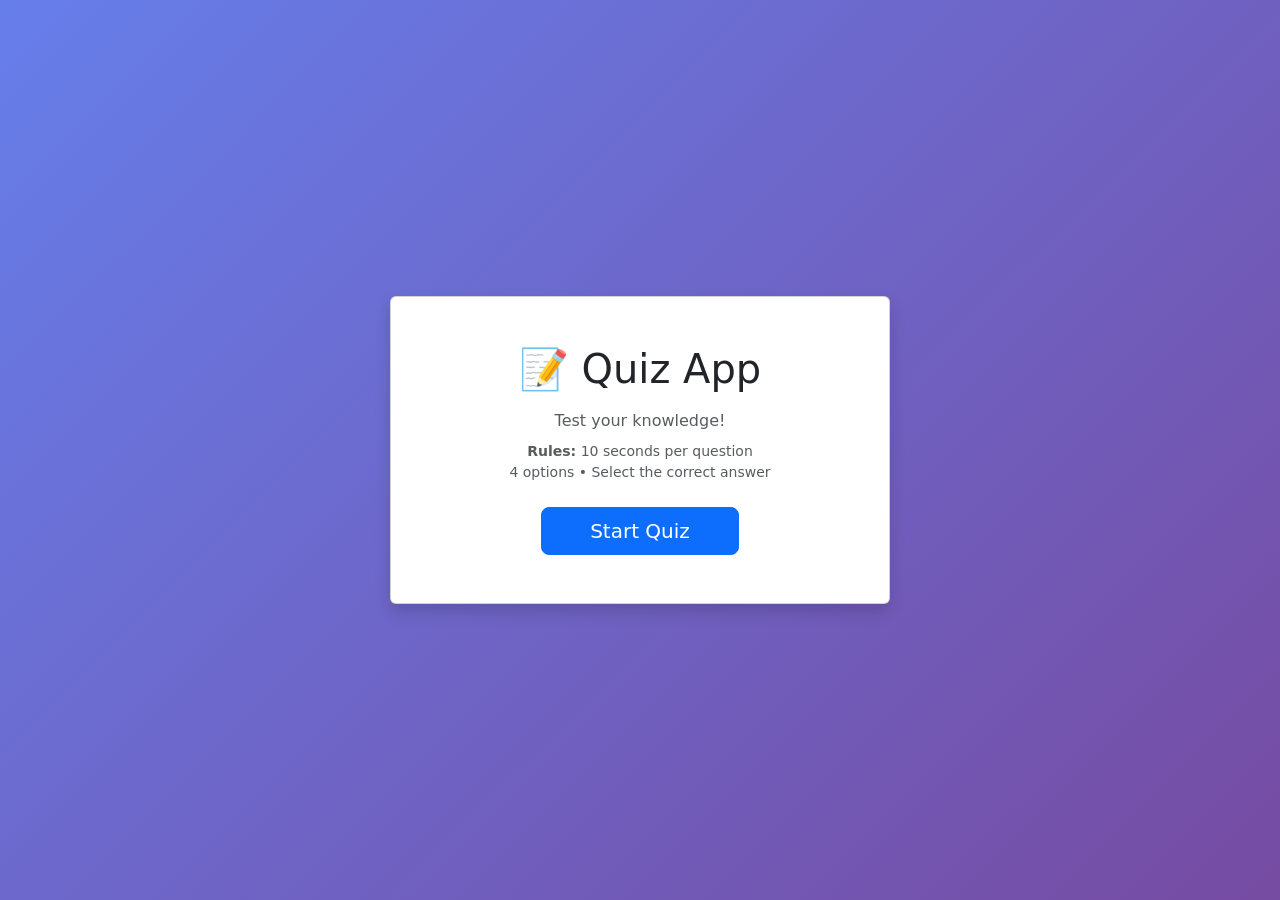
<file: Chirag Sir/quizapp.html>
<!DOCTYPE html>
<html lang="en">

<head>
    <meta charset="UTF-8">
    <meta name="viewport" content="width=device-width, initial-scale=1.0">
    <title>Quiz App</title>
    <link href="https://cdn.jsdelivr.net/npm/bootstrap@5.3.0/dist/css/bootstrap.min.css" rel="stylesheet">
    <style>
        body {
            background: linear-gradient(135deg, #667eea 0%, #764ba2 100%);
            min-height: 100vh;
            display: flex;
            align-items: center;
            justify-content: center;
            padding: 20px;
        }

        .quiz-box {
            max-width: 500px;
            width: 100%;
        }

        .option-btn {
            text-align: left;
            padding: 12px 20px;
        }

        .option-btn.correct {
            background: #198754 !important;
            border-color: #198754 !important;
            color: #fff !important;
        }

        .option-btn.wrong {
            background: #dc3545 !important;
            border-color: #dc3545 !important;
            color: #fff !important;
        }

        .option-btn:disabled {
            opacity: 1;
        }

        .timer {
            font-size: 1.2rem;
            font-weight: bold;
        }

        .hide {
            display: none !important;
        }
    </style>
</head>

<body>

    <div class="quiz-box">

        <!-- WELCOME SCREEN -->
        <div id="start-screen" class="card shadow">
            <div class="card-body text-center p-5">
                <h1 class="mb-3">📝 Quiz App</h1>
                <p class="text-muted mb-2">Test your knowledge!</p>
                <p class="text-muted small mb-4">
                    <strong>Rules:</strong> 10 seconds per question<br>
                    4 options • Select the correct answer
                </p>
                <button class="btn btn-primary btn-lg px-5" onclick="startQuiz()">
                    Start Quiz
                </button>
            </div>
        </div>

        <!-- QUIZ SCREEN -->
        <div id="quiz-screen" class="card shadow hide">
            <div class="card-header d-flex justify-content-between align-items-center">
                <span id="progress">Question 1 / 5</span>
                <span id="timer" class="timer text-danger">⏱ 10s</span>
            </div>
            <div class="card-body">
                <h5 id="question" class="card-title mb-4">Question text here?</h5>
                <div id="options" class="d-grid gap-2">
                    <!-- Options will be inserted here -->
                </div>
            </div>
            <div class="card-footer text-end">
                <button id="next-btn" class="btn btn-primary" onclick="nextQuestion()" disabled>
                    Next →
                </button>
            </div>
        </div>

        <!-- RESULT SCREEN -->
        <div id="result-screen" class="card shadow hide">
            <div class="card-body text-center p-5">
                <h2 class="mb-3">🎉 Quiz Completed!</h2>
                <p class="display-6 mb-3" id="score">You scored 0 / 5</p>
                <p id="message" class="text-muted mb-4">Great job!</p>
                <button class="btn btn-success btn-lg px-5" onclick="restartQuiz()">
                    🔄 Try Again
                </button>
            </div>
        </div>

    </div>

    <script>
        // ========== QUIZ DATA ==========
        const quizData = [
            {
                question: "What is the capital of France?",
                options: ["London", "Berlin", "Paris", "Madrid"],
                answer: 2
            },
            {
                question: "Which planet is closest to the Sun?",
                options: ["Venus", "Mercury", "Mars", "Earth"],
                answer: 1
            },
            {
                question: "What does HTML stand for?",
                options: ["Hyper Text Markup Language", "High Tech Modern Language", "Home Tool Markup Language", "Hyperlink Text Mode Language"],
                answer: 0
            },
            {
                question: "Which is the largest ocean?",
                options: ["Atlantic", "Indian", "Arctic", "Pacific"],
                answer: 3
            },
            {
                question: "What is 15 × 3?",
                options: ["35", "40", "45", "50"],
                answer: 2
            }
        ];

        // ========== STATE ==========
        let currentIndex = 0;
        let score = 0;
        let timeLeft = 10;
        let timerInterval = null;
        const TIME_LIMIT = 10;

        // ========== DOM ELEMENTS ==========
        const startScreen = document.getElementById('start-screen');
        const quizScreen = document.getElementById('quiz-screen');
        const resultScreen = document.getElementById('result-screen');
        const questionEl = document.getElementById('question');
        const optionsEl = document.getElementById('options');
        const progressEl = document.getElementById('progress');
        const timerEl = document.getElementById('timer');
        const nextBtn = document.getElementById('next-btn');
        const scoreEl = document.getElementById('score');
        const messageEl = document.getElementById('message');

        // ========== FUNCTIONS ==========

        function showScreen(screen) {
            startScreen.classList.add('hide');
            quizScreen.classList.add('hide');
            resultScreen.classList.add('hide');
            screen.classList.remove('hide');
        }

        function startQuiz() {
            currentIndex = 0;
            score = 0;
            showScreen(quizScreen);
            loadQuestion();
        }

        function loadQuestion() {
            const q = quizData[currentIndex];

            // Update UI
            progressEl.textContent = `Question ${currentIndex + 1} / ${quizData.length}`;
            questionEl.textContent = q.question;
            nextBtn.disabled = true;
            nextBtn.textContent = currentIndex === quizData.length - 1 ? 'Finish' : 'Next →';

            // Create option buttons
            optionsEl.innerHTML = '';
            q.options.forEach((opt, i) => {
                const btn = document.createElement('button');
                btn.className = 'btn btn-outline-primary option-btn';
                btn.textContent = opt;
                btn.onclick = () => selectAnswer(i);
                optionsEl.appendChild(btn);
            });

            // Start timer
            startTimer();
        }

        function startTimer() {
            timeLeft = TIME_LIMIT;
            updateTimer();
            clearInterval(timerInterval);
            timerInterval = setInterval(() => {
                timeLeft--;
                updateTimer();
                if (timeLeft <= 0) {
                    clearInterval(timerInterval);
                    handleTimeout();
                }
            }, 1000);
        }

        function updateTimer() {
            timerEl.textContent = `⏱ ${timeLeft}s`;
            timerEl.className = timeLeft <= 3 ? 'timer text-danger' : 'timer text-success';
        }

        function selectAnswer(selected) {
            clearInterval(timerInterval);
            const correct = quizData[currentIndex].answer;
            const buttons = optionsEl.querySelectorAll('.option-btn');

            // Disable all buttons
            buttons.forEach((btn, i) => {
                btn.disabled = true;
                if (i === correct) btn.classList.add('correct');
                if (i === selected && selected !== correct) btn.classList.add('wrong');
            });

            // Update score
            if (selected === correct) score++;

            nextBtn.disabled = false;
        }

        function handleTimeout() {
            const correct = quizData[currentIndex].answer;
            const buttons = optionsEl.querySelectorAll('.option-btn');

            buttons.forEach((btn, i) => {
                btn.disabled = true;
                if (i === correct) btn.classList.add('correct');
            });

            nextBtn.disabled = false;
        }

        function nextQuestion() {
            currentIndex++;
            if (currentIndex < quizData.length) {
                loadQuestion();
            } else {
                showResults();
            }
        }

        function showResults() {
            clearInterval(timerInterval);
            scoreEl.textContent = `You scored ${score} / ${quizData.length}`;

            // Message based on score
            const percent = (score / quizData.length) * 100;
            if (percent === 100) messageEl.textContent = '🏆 Perfect Score!';
            else if (percent >= 60) messageEl.textContent = '👍 Good job!';
            else messageEl.textContent = '📚 Keep practicing!';

            showScreen(resultScreen);
        }

        function restartQuiz() {
            startQuiz();
        }
    </script>

</body>

</html>
</file>
<file: Aamir Sir/assets/css/style.css>
/* 
  Aamir Shaikh Portfolio - Industry Standard Design System
  Theme: "Modern Professional" (Slate & Indigo)
  Compliance: WCAG 2.1 AA
*/

:root {
    /* Pixel Perfect 8px Grid */
    --space-xs: 0.5rem;   /* 8px */
    --space-sm: 1rem;     /* 16px */
    --space-md: 1.5rem;   /* 24px */
    --space-lg: 2rem;     /* 32px */
    --space-xl: 3rem;     /* 48px */
    --space-2xl: 4rem;    /* 64px */

    /* Typography - Modular Scale (1.2) */
    --fs-xs: 0.75rem;
    --fs-sm: 0.875rem;
    --fs-base: 1rem;
    --fs-lg: 1.25rem;
    --fs-xl: 1.5rem;
    --fs-2xl: 1.875rem;
    --fs-3xl: 2.25rem;
    --fs-4xl: 3rem;

    /* Professional Color Palette (Light) */
    --primary: #4f46e5;         /* Indigo 600 */
    --primary-hover: #4338ca;
    --secondary: #64748b;       /* Slate 500 */
    --accent: #06b6d4;          /* Cyan 500 */
    --success: #10b981;
    --error: #ef4444;
    --background: #f8fafc;      /* Slate 50 */
    --surface: #ffffff;
    --surface-muted: #f1f5f9;
    --text-main: #0f172a;       /* Slate 900 */
    --text-muted: #475569;      /* Slate 600 */
    --border: #e2e8f0;          /* Slate 200 */
    
    /* Shadows */
    --shadow-sm: 0 1px 2px 0 rgb(0 0 0 / 0.05);
    --shadow-md: 0 4px 6px -1px rgb(0 0 0 / 0.1), 0 2px 4px -2px rgb(0 0 0 / 0.1);
    --shadow-lg: 0 10px 15px -3px rgb(0 0 0 / 0.1), 0 4px 6px -4px rgb(0 0 0 / 0.1);
    
    /* Animation Speeds */
    --transition-fast: 150ms cubic-bezier(0.4, 0, 0.2, 1);
    --transition-base: 300ms cubic-bezier(0.4, 0, 0.2, 1);
    
    /* Global Constraints */
    --radius-sm: 0.375rem;
    --radius-md: 0.75rem;
    --radius-lg: 1rem;
    --container-max: 1200px;
}

/* Dark Mode Override */
[data-theme="dark"] {
    --background: #0f172a;
    --surface: #1e293b;
    --surface-muted: #334155;
    --text-main: #f8fafc;
    --text-muted: #94a3b8;
    --border: #334155;
    --primary: #818cf8;
    --primary-hover: #6366f1;
}

/* Global Reset & Base */
*, *::before, *::after { box-sizing: border-box; }
body {
    margin: 0;
    font-family: 'Inter', system-ui, -apple-system, sans-serif;
    background-color: var(--background);
    color: var(--text-main);
    line-height: 1.5;
    -webkit-font-smoothing: antialiased;
}

/* Pixel Perfect Layout Utilities */
.container-standard {
    max-width: var(--container-max);
    margin: 0 auto;
    padding: 0 var(--space-md);
}

.section-padding {
    padding: var(--space-2xl) 0;
}

/* Typography Hierarchy */
h1, h2, h3, h4, h5, h6 { margin: 0; font-weight: 700; color: var(--text-main); }
h1 { font-size: var(--fs-4xl); line-height: 1.1; }
h2 { font-size: var(--fs-3xl); line-height: 1.2; }
h3 { font-size: var(--fs-2xl); line-height: 1.3; }

p { margin: 0 0 var(--space-sm); color: var(--text-muted); }

/* Reusable Components */
.card-pro {
    background: var(--surface);
    border: 1px solid var(--border);
    border-radius: var(--radius-md);
    box-shadow: var(--shadow-md);
    transition: var(--transition-base);
    overflow: hidden;
}

.card-pro:hover {
    transform: translateY(-4px);
    box-shadow: var(--shadow-lg);
    border-color: var(--primary);
}

.btn-pro {
    display: inline-flex;
    align-items: center;
    justify-content: center;
    padding: 0.75rem 1.5rem;
    font-weight: 600;
    font-size: var(--fs-sm);
    border-radius: var(--radius-sm);
    cursor: pointer;
    transition: var(--transition-fast);
    text-decoration: none;
    gap: var(--space-xs);
    border: 1px solid transparent;
}

.btn-primary {
    background: var(--primary);
    color: white;
}

.btn-primary:hover {
    background: var(--primary-hover);
    transform: scale(1.02);
}

.btn-outline {
    border-color: var(--border);
    color: var(--text-main);
    background: transparent;
}

.btn-outline:hover {
    border-color: var(--primary);
    color: var(--primary);
}

/* Status Badges */
.badge-tech {
    font-size: var(--fs-xs);
    font-weight: 600;
    padding: 0.25rem 0.75rem;
    background: var(--surface-muted);
    color: var(--primary);
    border-radius: 9999px;
    border: 1px solid var(--border);
}

/* Focus Visible for Accessibility */
:focus-visible {
    outline: 2px solid var(--primary);
    outline-offset: 2px;
}

/* Progressive Image Loading */
.img-pro {
    background-color: var(--surface-muted);
    filter: blur(10px);
    transition: filter 0.4s ease-out;
}

.img-pro.loaded {
    filter: blur(0);
}

/* Navigation & Header */
.navbar-pro {
    height: 72px;
    background: rgba(var(--background), 0.8);
    backdrop-filter: blur(12px);
    border-bottom: 1px solid var(--border);
    position: fixed;
    top: 0; width: 100%;
    z-index: 1000;
    display: flex;
    align-items: center;
}

/* Footer Pro */
.footer-pro {
    background: var(--surface-muted);
    border-top: 1px solid var(--border);
    padding: var(--space-xl) 0;
}
</file>
